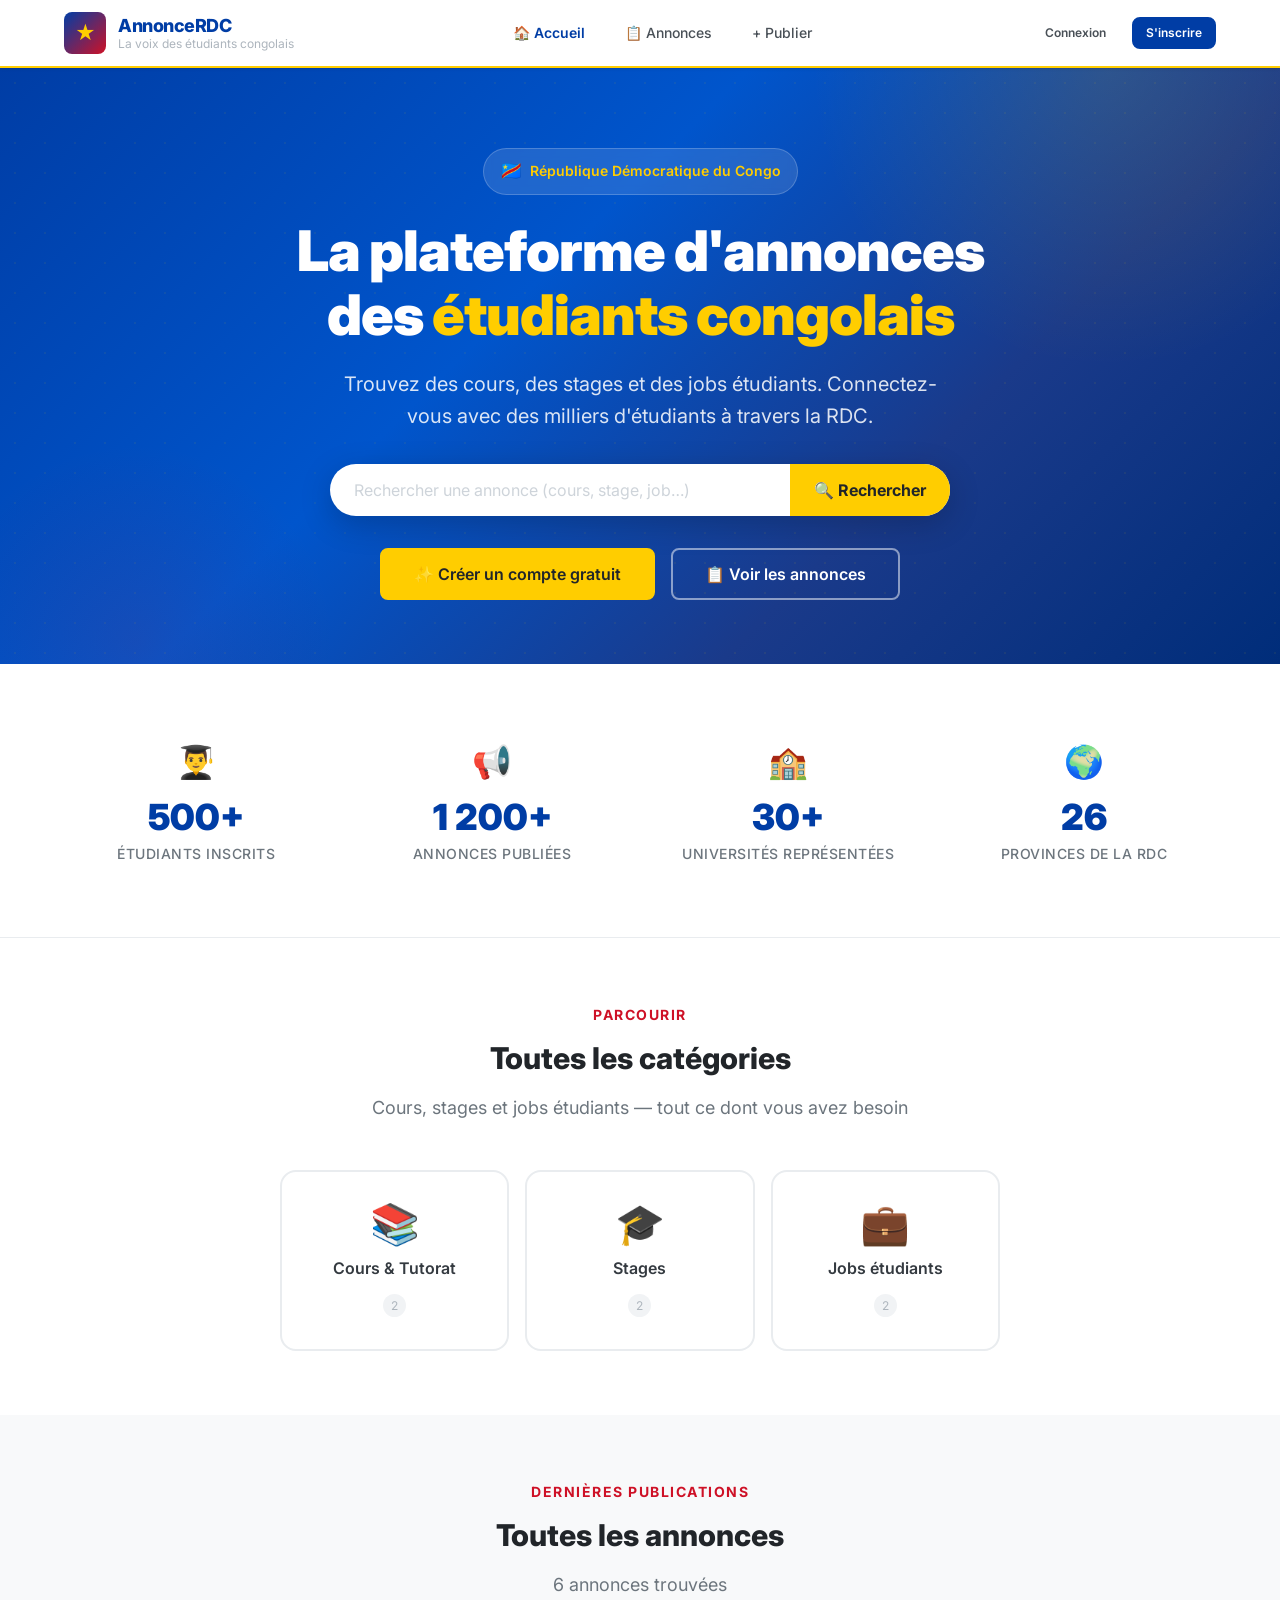
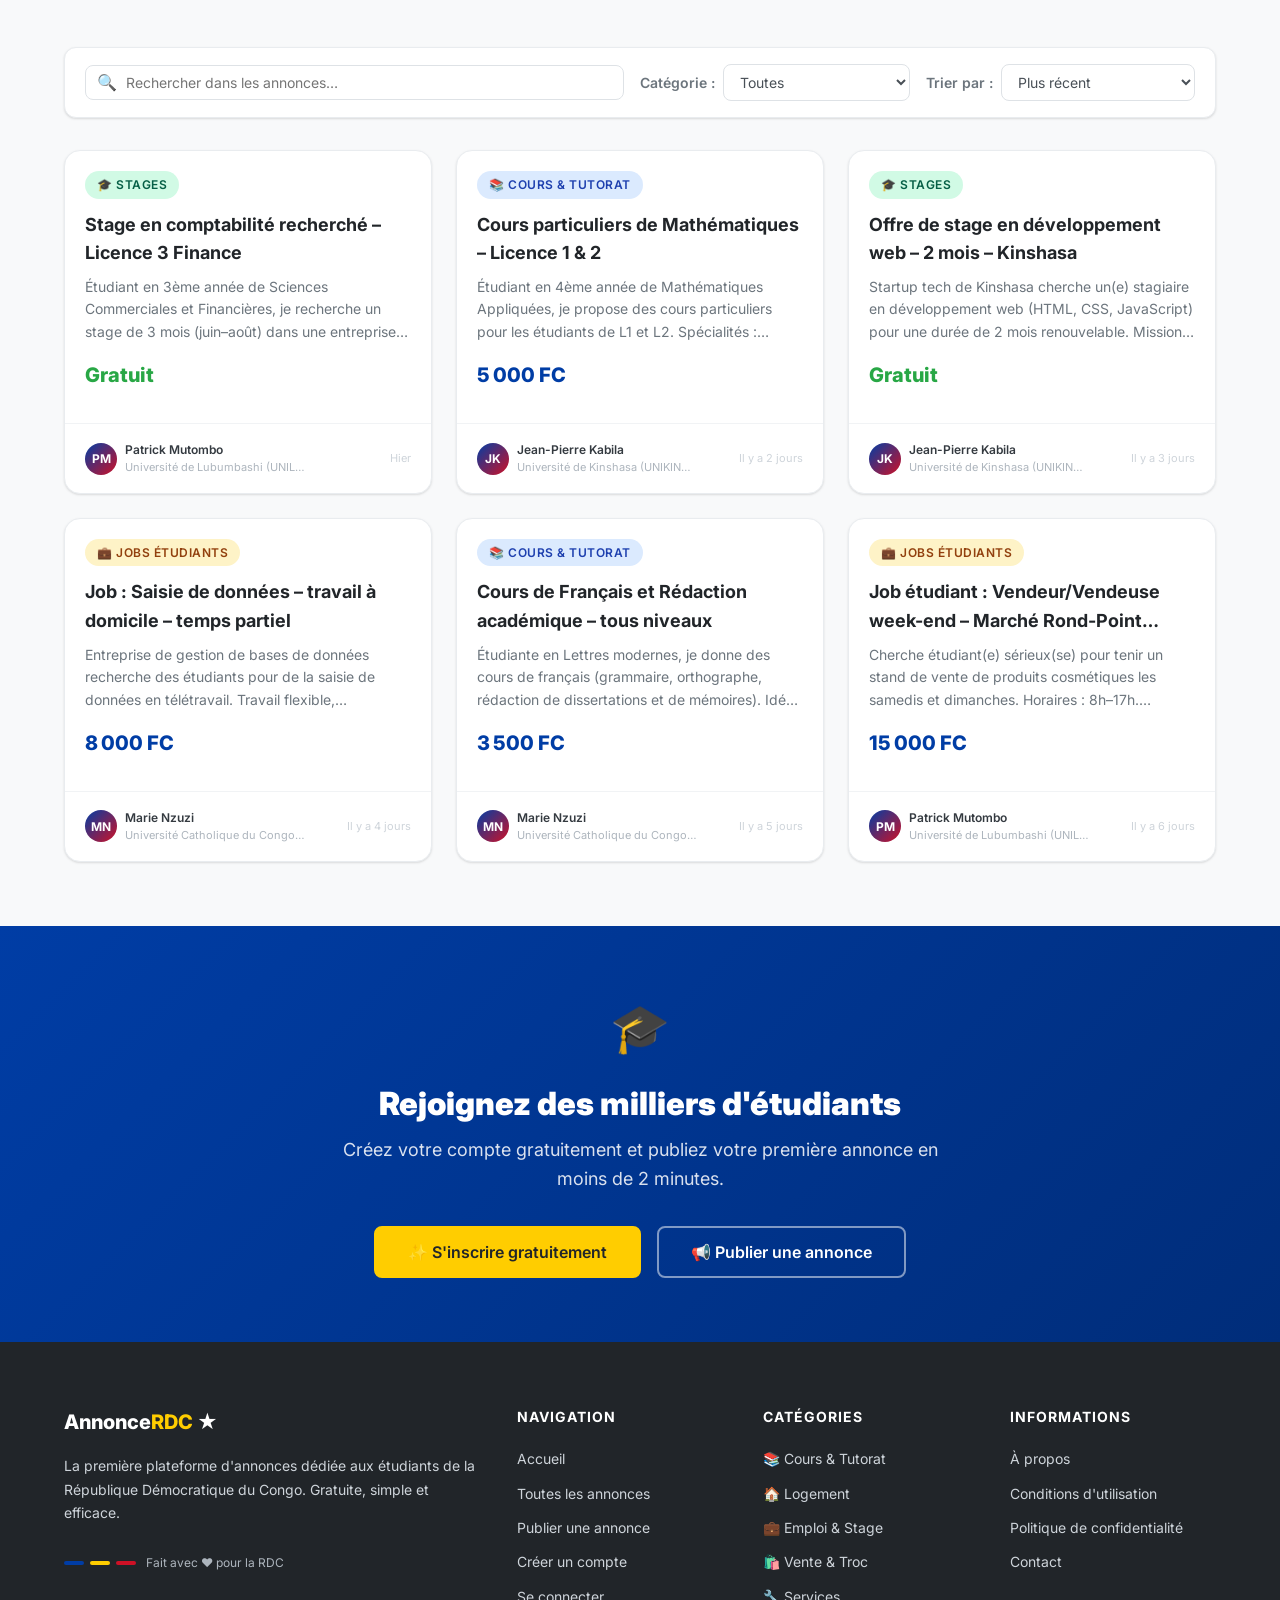
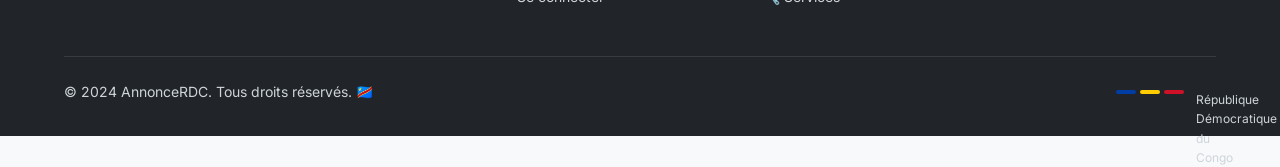
<file: index.html>
<!DOCTYPE html>
<!--
  index.html — Page d'accueil
  ============================================================
  La page d'accueil de la plateforme d'annonces étudiantes RDC.
  
  Sections :
  1. Navbar — barre de navigation fixe
  2. Hero — section principale avec barre de recherche
  3. Stats — chiffres clés de la plateforme
  4. Catégories — navigation par catégorie
  5. Annonces — grille des annonces avec filtres
  6. Footer — pied de page
  
  Scripts :
  - main.js : fonctions utilitaires partagées
  - annonces.js : logique d'affichage et de filtrage
  ============================================================
-->
<html lang="fr">
<head>
  <meta charset="UTF-8" />
  <meta name="viewport" content="width=device-width, initial-scale=1.0" />
  <title>AnnonceRDC — La plateforme des étudiants congolais</title>
  <meta name="description" content="Plateforme d'annonces dédiée aux étudiants de la République Démocratique du Congo. Cours, logements, emplois, services et bien plus." />
  
  <!-- Polices Google Fonts — Inter pour un design moderne -->
  <link rel="preconnect" href="https://fonts.googleapis.com">
  <link rel="preconnect" href="https://fonts.gstatic.com" crossorigin>
  <link href="https://fonts.googleapis.com/css2?family=Inter:wght@400;500;600;700;800;900&display=swap" rel="stylesheet">
  
  <!-- Feuilles de style CSS -->
  <link rel="stylesheet" href="./css/style.css" />
</head>
<body>

  <!-- ============================================================
       NAVBAR — Barre de navigation principale
       Fixée en haut, visible sur toutes les pages.
       Adapte son contenu selon l'état de connexion.
  ============================================================ -->
  <nav class="navbar">
    <div class="container navbar-inner">
      
      <!-- Logo de la plateforme -->
      <a href="./index.html" class="navbar-brand">
        <div class="logo-icon">★</div>
        <div class="logo-text">
          <span class="brand-name">AnnonceRDC</span>
          <span class="brand-tagline">La voix des étudiants congolais</span>
        </div>
      </a>

      <!-- Liens de navigation (desktop) -->
      <div class="navbar-nav">
        <a href="./index.html" class="nav-link">🏠 Accueil</a>
        <a href="./index.html#annoncesSection" class="nav-link">📋 Annonces</a>
        <a href="./annonce.html" class="nav-link">+ Publier</a>
      </div>

      <!-- Boutons d'action (non connecté) -->
      <div class="navbar-actions" id="navAuthButtons">
        <a href="./login.html" class="btn btn-ghost btn-sm">Connexion</a>
        <a href="./register.html" class="btn btn-primary btn-sm">S'inscrire</a>
      </div>

      <!-- Menu utilisateur connecté (caché par défaut, affiché par JS) -->
      <div class="navbar-actions hidden" id="navUserMenu">
        <a href="./annonce.html" class="btn btn-secondary btn-sm">+ Publier</a>
        <a href="./dashboard.html" style="display:flex;align-items:center;gap:8px;text-decoration:none;color:var(--gray-700);font-size:0.875rem;font-weight:600;">
          <div style="width:32px;height:32px;border-radius:50%;background:linear-gradient(135deg,var(--primary),var(--accent));display:flex;align-items:center;justify-content:center;color:white;font-size:12px;font-weight:700;" id="navAvatar">?</div>
          <span id="navUserName">Mon compte</span>
        </a>
      </div>

      <!-- Bouton hamburger (mobile) -->
      <button class="navbar-toggle" id="navToggle" aria-label="Menu">
        <span></span>
        <span></span>
        <span></span>
      </button>
    </div>
  </nav>

  <!-- Menu mobile déroulant -->
  <div class="navbar-mobile" id="mobileMenu">
    <a href="./index.html" class="nav-link">🏠 Accueil</a>
    <a href="./index.html#annoncesSection" class="nav-link">📋 Annonces</a>
    <a href="./annonce.html" class="nav-link">+ Publier une annonce</a>
    <div class="navbar-mobile-actions">
      <a href="./login.html" class="btn btn-outline btn-full">Connexion</a>
      <a href="./register.html" class="btn btn-primary btn-full">S'inscrire gratuitement</a>
    </div>
  </div>


  <!-- ============================================================
       HERO SECTION — Section principale d'accueil
       Présente la plateforme avec fond bleu inspiré du drapeau RDC.
       Contient la barre de recherche principale.
  ============================================================ -->
  <section class="hero">
    <!-- Motif de points décoratif -->
    <div class="hero-pattern"></div>
    
    <div class="container hero-content">
      
      <!-- Badge "République Démocratique du Congo" -->
      <div class="hero-badge">
        <span class="flag">🇨🇩</span>
        <span>République Démocratique du Congo</span>
      </div>
      
      <!-- Titre principal -->
      <h1 class="hero-title">
        La plateforme d'annonces<br>
        des <span class="highlight">étudiants congolais</span>
      </h1>
      
      <!-- Sous-titre descriptif -->
      <p class="hero-subtitle">
        Trouvez des cours, des stages et des jobs étudiants.
        Connectez-vous avec des milliers d'étudiants à travers la RDC.
      </p>
      
      <!-- Barre de recherche principale -->
      <div class="hero-search">
        <input 
          type="text" 
          id="heroSearchInput"
          placeholder="Rechercher une annonce (cours, stage, job…)"
          autocomplete="off"
        />
        <button id="heroSearchBtn">🔍 Rechercher</button>
      </div>
      
      <!-- Boutons d'action -->
      <div class="hero-cta">
        <a href="./register.html" class="btn btn-secondary btn-lg">
          ✨ Créer un compte gratuit
        </a>
        <a href="#annoncesSection" class="btn btn-outline-white btn-lg">
          📋 Voir les annonces
        </a>
      </div>

    </div>
  </section>


  <!-- ============================================================
       SECTION STATISTIQUES
       Chiffres clés de la plateforme (mis à jour dynamiquement).
  ============================================================ -->
  <section class="stats-section">
    <div class="container">
      <div class="stats-grid">
        
        <div class="stat-item animate-slideUp">
          <div class="stat-icon">👨‍🎓</div>
          <div class="stat-number">500+</div>
          <div class="stat-label">Étudiants inscrits</div>
        </div>
        
        <div class="stat-item animate-slideUp delay-1">
          <div class="stat-icon">📢</div>
          <div class="stat-number">1 200+</div>
          <div class="stat-label">Annonces publiées</div>
        </div>
        
        <div class="stat-item animate-slideUp delay-2">
          <div class="stat-icon">🏫</div>
          <div class="stat-number">30+</div>
          <div class="stat-label">Universités représentées</div>
        </div>
        
        <div class="stat-item animate-slideUp delay-3">
          <div class="stat-icon">🌍</div>
          <div class="stat-number">26</div>
          <div class="stat-label">Provinces de la RDC</div>
        </div>
        
      </div>
    </div>
  </section>


  <!-- ============================================================
       SECTION CATÉGORIES
       Permet de filtrer les annonces par catégorie.
       Les compteurs sont mis à jour dynamiquement par JS.
  ============================================================ -->
  <section class="section" style="background: var(--white);">
    <div class="container">
      
      <div class="section-header">
        <span class="section-eyebrow">Parcourir</span>
        <h2 class="section-title">Toutes les catégories</h2>
        <p class="section-desc">
          Cours, stages et jobs étudiants — tout ce dont vous avez besoin
        </p>
      </div>
      
      <!--
        Grille des 3 catégories — chaque carte filtre les annonces au clic.
        La plateforme est strictement limitée à : cours, stages, jobs étudiants.
      -->
      <div class="categories-grid" style="grid-template-columns: repeat(3, 1fr); max-width: 720px; margin: 0 auto;">
        
        <div class="category-card" data-categorie="cours" style="padding: var(--space-8) var(--space-6);">
          <div class="cat-icon" style="font-size: 2.5rem;">📚</div>
          <div class="cat-name" style="font-size: 1rem;">Cours & Tutorat</div>
          <div class="cat-count" data-categorie-count="cours">0</div>
        </div>
        
        <div class="category-card" data-categorie="stage" style="padding: var(--space-8) var(--space-6);">
          <div class="cat-icon" style="font-size: 2.5rem;">🎓</div>
          <div class="cat-name" style="font-size: 1rem;">Stages</div>
          <div class="cat-count" data-categorie-count="stage">0</div>
        </div>
        
        <div class="category-card" data-categorie="job" style="padding: var(--space-8) var(--space-6);">
          <div class="cat-icon" style="font-size: 2.5rem;">💼</div>
          <div class="cat-name" style="font-size: 1rem;">Jobs étudiants</div>
          <div class="cat-count" data-categorie-count="job">0</div>
        </div>
        
      </div>
    </div>
  </section>


  <!-- ============================================================
       SECTION ANNONCES
       Grille principale des annonces avec barre de filtres.
       Les annonces sont chargées depuis le localStorage par JS.
  ============================================================ -->
  <section class="section" id="annoncesSection">
    <div class="container">
      
      <div class="section-header">
        <span class="section-eyebrow">Dernières publications</span>
        <h2 class="section-title">Toutes les annonces</h2>
        <p class="section-desc" id="annoncesCount">Chargement…</p>
      </div>

      <!-- Barre de filtres -->
      <div class="filters-bar">
        
        <!-- Recherche textuelle -->
        <div class="search-input-wrapper" style="flex:2;">
          <span class="search-icon">🔍</span>
          <input 
            type="search"
            id="filtreRecherche"
            placeholder="Rechercher dans les annonces…"
            autocomplete="off"
          />
        </div>
        
        <!-- Filtre par catégorie — 3 catégories uniquement -->
        <div class="filter-group">
          <label class="filter-label">Catégorie :</label>
          <select class="filter-select" id="filtreCategorie">
            <option value="">Toutes</option>
            <option value="cours">📚 Cours & Tutorat</option>
            <option value="stage">🎓 Stages</option>
            <option value="job">💼 Jobs étudiants</option>
          </select>
        </div>
        
        <!-- Tri -->
        <div class="filter-group">
          <label class="filter-label">Trier par :</label>
          <select class="filter-select" id="filtreTri">
            <option value="recent">Plus récent</option>
            <option value="ancien">Plus ancien</option>
            <option value="prix_asc">Prix croissant</option>
            <option value="prix_desc">Prix décroissant</option>
          </select>
        </div>
        
      </div>

      <!-- Grille des annonces — remplie dynamiquement par annonces.js -->
      <div class="annonces-grid" id="annoncesGrid">
        <!-- Les cartes d'annonces sont générées par JavaScript -->
        <div style="grid-column:1/-1;text-align:center;padding:48px;color:var(--gray-400);">
          <div class="spinner"></div>
          <p style="margin-top:12px;">Chargement des annonces…</p>
        </div>
      </div>

    </div>
  </section>


  <!-- ============================================================
       SECTION CTA — Appel à l'action
       Encourage les visiteurs à créer un compte.
  ============================================================ -->
  <section style="background: linear-gradient(135deg, var(--primary) 0%, var(--primary-dark) 100%); padding: var(--space-16) 0; text-align: center;">
    <div class="container">
      <div style="color: white; max-width: 600px; margin: 0 auto;">
        <div style="font-size: 3rem; margin-bottom: 16px;">🎓</div>
        <h2 style="font-size: 2rem; font-weight: 900; color: white; margin-bottom: 12px;">
          Rejoignez des milliers d'étudiants
        </h2>
        <p style="font-size: 1.125rem; color: rgba(255,255,255,0.85); margin-bottom: 32px;">
          Créez votre compte gratuitement et publiez votre première annonce en moins de 2 minutes.
        </p>
        <div style="display: flex; gap: 16px; justify-content: center; flex-wrap: wrap;">
          <a href="./register.html" class="btn btn-secondary btn-lg">
            ✨ S'inscrire gratuitement
          </a>
          <a href="./annonce.html" class="btn btn-outline-white btn-lg">
            📢 Publier une annonce
          </a>
        </div>
      </div>
    </div>
  </section>


  <!-- ============================================================
       FOOTER — Pied de page
  ============================================================ -->
  <footer class="footer">
    <div class="container">
      
      <div class="footer-grid">
        
        <!-- Description de la plateforme -->
        <div class="footer-brand">
          <div class="footer-logo">
            Annonce<span>RDC</span> ★
          </div>
          <p>
            La première plateforme d'annonces dédiée aux étudiants 
            de la République Démocratique du Congo. Gratuite, simple et efficace.
          </p>
          <!-- Bande aux couleurs du drapeau RDC -->
          <div class="footer-social">
            <div style="display:flex;align-items:center;gap:6px;margin-top:4px;">
              <div style="width:20px;height:4px;background:var(--primary);border-radius:2px;"></div>
              <div style="width:20px;height:4px;background:var(--secondary);border-radius:2px;"></div>
              <div style="width:20px;height:4px;background:var(--accent);border-radius:2px;"></div>
              <span style="font-size:0.75rem;color:var(--gray-500);margin-left:4px;">Fait avec ❤️ pour la RDC</span>
            </div>
          </div>
        </div>
        
        <!-- Liens rapides -->
        <div>
          <div class="footer-heading">Navigation</div>
          <div class="footer-links">
            <a href="./index.html">Accueil</a>
            <a href="./index.html#annoncesSection">Toutes les annonces</a>
            <a href="./annonce.html">Publier une annonce</a>
            <a href="./register.html">Créer un compte</a>
            <a href="./login.html">Se connecter</a>
          </div>
        </div>
        
        <!-- Catégories -->
        <div>
          <div class="footer-heading">Catégories</div>
          <div class="footer-links">
            <a href="./index.html">📚 Cours & Tutorat</a>
            <a href="./index.html">🏠 Logement</a>
            <a href="./index.html">💼 Emploi & Stage</a>
            <a href="./index.html">🛍️ Vente & Troc</a>
            <a href="./index.html">🔧 Services</a>
          </div>
        </div>
        
        <!-- Informations -->
        <div>
          <div class="footer-heading">Informations</div>
          <div class="footer-links">
            <a href="#">À propos</a>
            <a href="#">Conditions d'utilisation</a>
            <a href="#">Politique de confidentialité</a>
            <a href="#">Contact</a>
          </div>
        </div>
        
      </div>
      
      <!-- Bande de copyright -->
      <div class="footer-bottom">
        <div>
          © 2024 AnnonceRDC. Tous droits réservés. 🇨🇩
        </div>
        <div class="flag-strip">
          <span class="blue"></span>
          <span class="yellow"></span>
          <span class="red"></span>
          <span style="margin-left:8px;font-size:0.75rem;">République Démocratique du Congo</span>
        </div>
      </div>
      
    </div>
  </footer>


  <!-- ============================================================
       SCRIPTS JavaScript
       main.js doit être chargé EN PREMIER car les autres en dépendent.
  ============================================================ -->
  <script src="./js/main.js"></script>
  <script src="./js/annonces.js"></script>

</body>
</html>
</file>
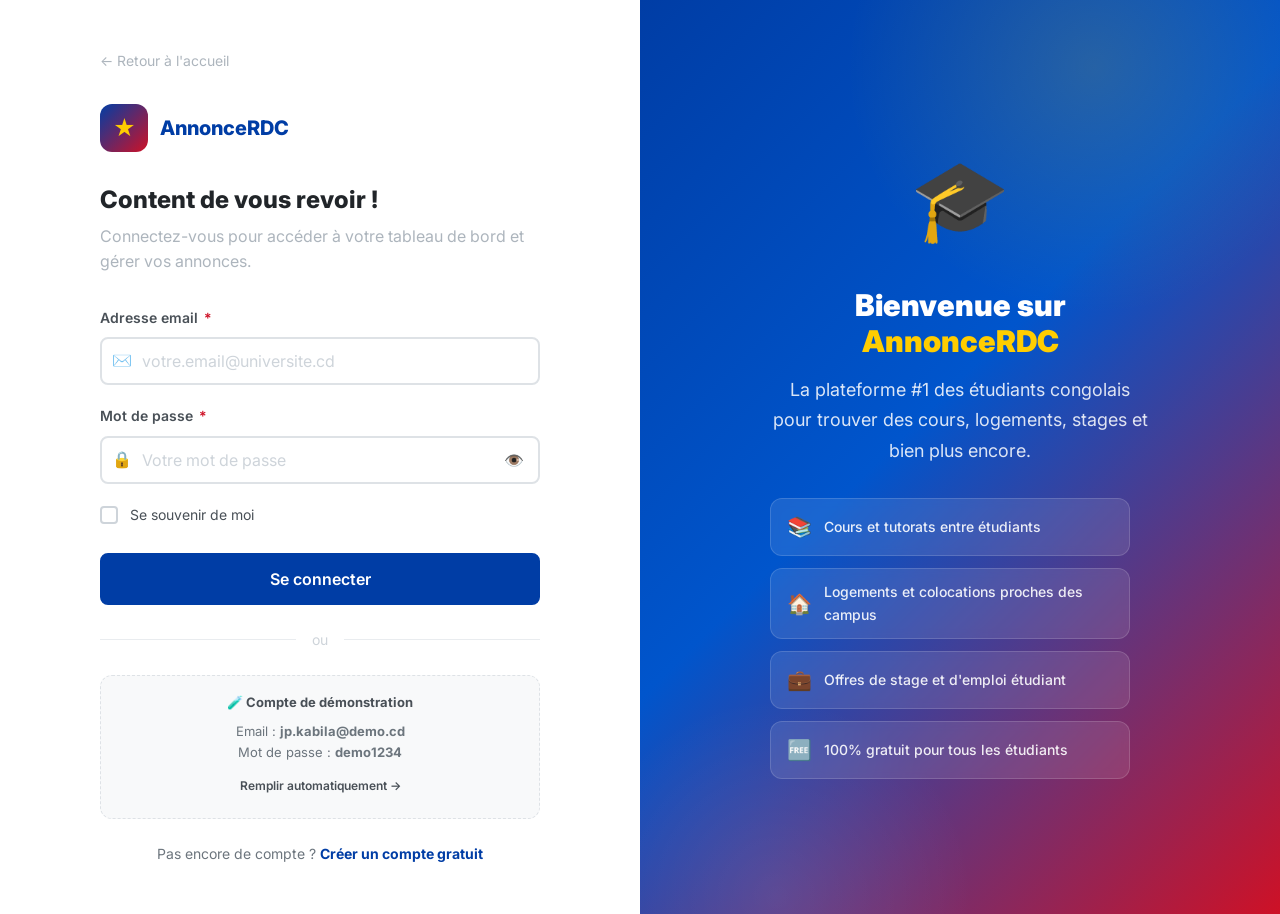
<file: annonce.html>
<!DOCTYPE html>
<!--
  annonce.html — Publication, modification et détail d'annonce
  ============================================================
  Cette page sert trois modes selon les paramètres URL :
  
  1. Mode PUBLICATION  : ?           → formulaire vide (connecté requis)
  2. Mode MODIFICATION : ?edit=<id>  → formulaire pré-rempli (propriétaire requis)
  3. Mode DÉTAIL       : ?id=<id>    → vue lecture d'une annonce
  
  Scripts : main.js, annonces.js
  ============================================================
-->
<html lang="fr">
<head>
  <meta charset="UTF-8" />
  <meta name="viewport" content="width=device-width, initial-scale=1.0" />
  <title>Annonce — AnnonceRDC</title>
  
  <link rel="preconnect" href="https://fonts.googleapis.com">
  <link rel="preconnect" href="https://fonts.gstatic.com" crossorigin>
  <link href="https://fonts.googleapis.com/css2?family=Inter:wght@400;500;600;700;800;900&display=swap" rel="stylesheet">
  
  <link rel="stylesheet" href="./css/style.css" />
  <link rel="stylesheet" href="./css/forms.css" />

  <style>
    /* Styles spécifiques à cette page */
    .page-content {
      margin-top: var(--navbar-height);
      min-height: calc(100vh - var(--navbar-height));
      background: var(--gray-50);
      padding: var(--space-10) 0;
    }

    /* Barre de navigation dans la page */
    .page-breadcrumb {
      display: flex;
      align-items: center;
      gap: var(--space-2);
      font-size: var(--font-size-sm);
      color: var(--gray-500);
      margin-bottom: var(--space-6);
    }

    .page-breadcrumb a {
      color: var(--gray-500);
    }

    .page-breadcrumb a:hover {
      color: var(--primary);
    }

    .page-breadcrumb .sep {
      color: var(--gray-300);
    }
  </style>
</head>
<body>

  <!-- Navbar -->
  <nav class="navbar">
    <div class="container navbar-inner">
      
      <a href="./index.html" class="navbar-brand">
        <div class="logo-icon">★</div>
        <div class="logo-text">
          <span class="brand-name">AnnonceRDC</span>
          <span class="brand-tagline">La voix des étudiants congolais</span>
        </div>
      </a>

      <div class="navbar-nav">
        <a href="./index.html" class="nav-link">🏠 Accueil</a>
        <a href="./index.html#annoncesSection" class="nav-link">📋 Annonces</a>
      </div>

      <div class="navbar-actions" id="navAuthButtons">
        <a href="./login.html" class="btn btn-ghost btn-sm">Connexion</a>
        <a href="./register.html" class="btn btn-primary btn-sm">S'inscrire</a>
      </div>

      <div class="navbar-actions hidden" id="navUserMenu">
        <a href="./dashboard.html" style="display:flex;align-items:center;gap:8px;text-decoration:none;color:var(--gray-700);font-size:0.875rem;font-weight:600;">
          <div style="width:32px;height:32px;border-radius:50%;background:linear-gradient(135deg,var(--primary),var(--accent));display:flex;align-items:center;justify-content:center;color:white;font-size:12px;font-weight:700;" id="navAvatar">?</div>
          <span id="navUserName">Mon compte</span>
        </a>
        <button class="btn btn-ghost btn-sm" data-action="logout">Déconnexion</button>
      </div>

      <button class="navbar-toggle" id="navToggle" aria-label="Menu">
        <span></span><span></span><span></span>
      </button>
    </div>
  </nav>

  <div class="navbar-mobile" id="mobileMenu">
    <a href="./index.html" class="nav-link">🏠 Accueil</a>
    <a href="./index.html#annoncesSection" class="nav-link">📋 Annonces</a>
    <div class="navbar-mobile-actions">
      <a href="./login.html" class="btn btn-outline btn-full">Connexion</a>
      <a href="./register.html" class="btn btn-primary btn-full">S'inscrire</a>
    </div>
  </div>


  <!-- ============================================================
       CONTENU PRINCIPAL — Chargé dynamiquement par annonces.js
       selon le mode détecté (publication, édition ou consultation).
  ============================================================ -->
  <div class="page-content">
    <div class="container">

      <!-- Fil d'Ariane (breadcrumb) -->
      <div class="page-breadcrumb">
        <a href="./index.html">🏠 Accueil</a>
        <span class="sep">›</span>
        <a href="./index.html#annoncesSection">Annonces</a>
        <span class="sep">›</span>
        <span id="breadcrumbCurrent">Détail</span>
      </div>


      <!-- ============================================================
           MODE DÉTAIL D'ANNONCE (?id=...)
           Affiché quand l'URL contient ?id=xxx
           Rempli dynamiquement par annonces.js → afficherDetailAnnonce()
      ============================================================ -->
      <div id="annonceDetail">
        <!-- Contenu chargé par JavaScript -->
        <div style="text-align:center;padding:80px 0;color:var(--gray-400);">
          <div class="spinner" style="margin:0 auto 16px;"></div>
          <p>Chargement de l'annonce…</p>
        </div>
      </div>


      <!-- ============================================================
           MODE FORMULAIRE (publication ou édition)
           Affiché quand l'URL NE contient PAS ?id=xxx
      ============================================================ -->
      <div id="publishSection" class="hidden">
        
        <div class="publish-card animate-slideUp">
          
          <!-- En-tête de la carte formulaire -->
          <div class="publish-card-header">
            <h1>📢 Publier une annonce</h1>
            <p>Remplissez le formulaire ci-dessous. Votre annonce sera visible immédiatement par tous les étudiants.</p>
          </div>
          
          <!-- Corps du formulaire -->
          <div class="publish-card-body">

            <!-- ============================================================
                 FORMULAIRE DE PUBLICATION D'ANNONCE
                 Soumission gérée par annonces.js → handlePublishSubmit()
            ============================================================ -->
            <form id="publishForm" novalidate>

              <!-- Titre de l'annonce -->
              <div class="form-group">
                <label class="form-label" for="titre">
                  Titre de l'annonce <span class="required">*</span>
                </label>
                <input 
                  type="text"
                  id="titre"
                  name="titre"
                  class="form-control"
                  placeholder="Ex: Cours de Mathématiques pour Licence 1 — Kinshasa"
                  maxlength="100"
                  required
                />
                <span class="form-error"></span>
                <span class="form-hint">Soyez précis et descriptif. Maximum 100 caractères.</span>
              </div>

              <!-- Catégorie -->
              <div class="form-group">
                <label class="form-label" for="categorie">
                  Catégorie <span class="required">*</span>
                </label>
                <select id="categorie" name="categorie" class="form-control" required>
                  <option value="">— Choisissez une catégorie —</option>
                  <!-- Options remplies par annonces.js → populateCategorieSelect() -->
                </select>
                <span class="form-error"></span>
              </div>

              <!-- Description -->
              <div class="form-group">
                <label class="form-label" for="description">
                  Description détaillée <span class="required">*</span>
                </label>
                <textarea 
                  id="description"
                  name="description"
                  class="form-control"
                  placeholder="Décrivez votre annonce en détail : lieu, horaires, conditions, ce que vous proposez ou recherchez…"
                  rows="6"
                  minlength="20"
                  required
                ></textarea>
                <span class="form-error"></span>
                <span class="form-hint">
                  <span id="descCharCount">0</span>/1000 caractères. Minimum 20 caractères.
                </span>
              </div>

              <!-- Prix et devise sur la même ligne -->
              <div class="form-row">
                
                <!-- Prix -->
                <div class="form-group">
                  <label class="form-label" for="prix">
                    Prix
                  </label>
                  <input 
                    type="number"
                    id="prix"
                    name="prix"
                    class="form-control"
                    placeholder="0"
                    min="0"
                    step="any"
                  />
                  <span class="form-hint">Laissez 0 si c'est gratuit.</span>
                </div>

                <!-- Devise -->
                <div class="form-group">
                  <label class="form-label" for="devise">
                    Devise
                  </label>
                  <select id="devise" name="devise" class="form-control">
                    <option value="FC">FC — Franc Congolais</option>
                    <option value="USD">USD — Dollar américain</option>
                    <option value="EUR">EUR — Euro</option>
                  </select>
                </div>

              </div>

              <!-- Contact -->
              <div class="form-group">
                <label class="form-label" for="contact">
                  Contact <span class="required">*</span>
                </label>
                <input 
                  type="text"
                  id="contact"
                  name="contact"
                  class="form-control"
                  placeholder="Ex: +243 81 234 5678 ou votre.email@exemple.cd"
                  required
                />
                <span class="form-error"></span>
                <span class="form-hint">Numéro de téléphone ou email pour que les intéressés vous contactent directement.</span>
              </div>

              <!-- Boutons d'action -->
              <div style="display:flex;gap:12px;flex-wrap:wrap;margin-top:24px;">
                <button 
                  type="submit"
                  id="submitPublishBtn"
                  class="btn btn-primary btn-lg"
                  style="flex:1;min-width:200px;"
                >
                  📢 Publier l'annonce
                </button>
                <a href="./dashboard.html" class="btn btn-ghost btn-lg">
                  Annuler
                </a>
              </div>

            </form>

          </div>
        </div>

        <!-- Info sur la visibilité -->
        <div style="max-width:780px;margin:16px auto 0;display:flex;align-items:flex-start;gap:12px;background:var(--primary-light);border:1px solid rgba(0,61,165,0.15);border-radius:var(--radius-lg);padding:16px;">
          <span style="font-size:1.25rem;flex-shrink:0;">ℹ️</span>
          <div style="font-size:0.875rem;color:var(--primary);">
            <strong>Votre annonce sera visible immédiatement</strong> après publication. 
            Elle apparaîtra sur la page d'accueil et pourra être trouvée via la recherche.
            Vous pourrez la modifier ou la supprimer à tout moment depuis votre tableau de bord.
          </div>
        </div>

      </div>

    </div>
  </div>


  <script src="./js/main.js"></script>
  <script src="./js/annonces.js"></script>

  <script>
    /**
     * Détecter le mode au chargement et adapter l'affichage.
     * Ce script court s'exécute après le chargement du DOM.
     */
    document.addEventListener('DOMContentLoaded', () => {
      const params = new URLSearchParams(window.location.search);
      const viewId = params.get('id');
      const editId = params.get('edit');

      if (viewId) {
        // MODE DÉTAIL — afficher les infos de l'annonce
        document.getElementById('breadcrumbCurrent').textContent = 'Détail de l\'annonce';
        document.getElementById('publishSection').classList.add('hidden');
        document.getElementById('annonceDetail').classList.remove('hidden');
        document.title = 'Annonce — AnnonceRDC';
      } else {
        // MODE FORMULAIRE — publication ou édition
        document.getElementById('annonceDetail').classList.add('hidden');
        document.getElementById('publishSection').classList.remove('hidden');

        if (editId) {
          document.getElementById('breadcrumbCurrent').textContent = 'Modifier l\'annonce';
          document.title = 'Modifier l\'annonce — AnnonceRDC';
        } else {
          document.getElementById('breadcrumbCurrent').textContent = 'Publier une annonce';
          document.title = 'Publier une annonce — AnnonceRDC';
        }
      }
    });
  </script>

</body>
</html>
</file>
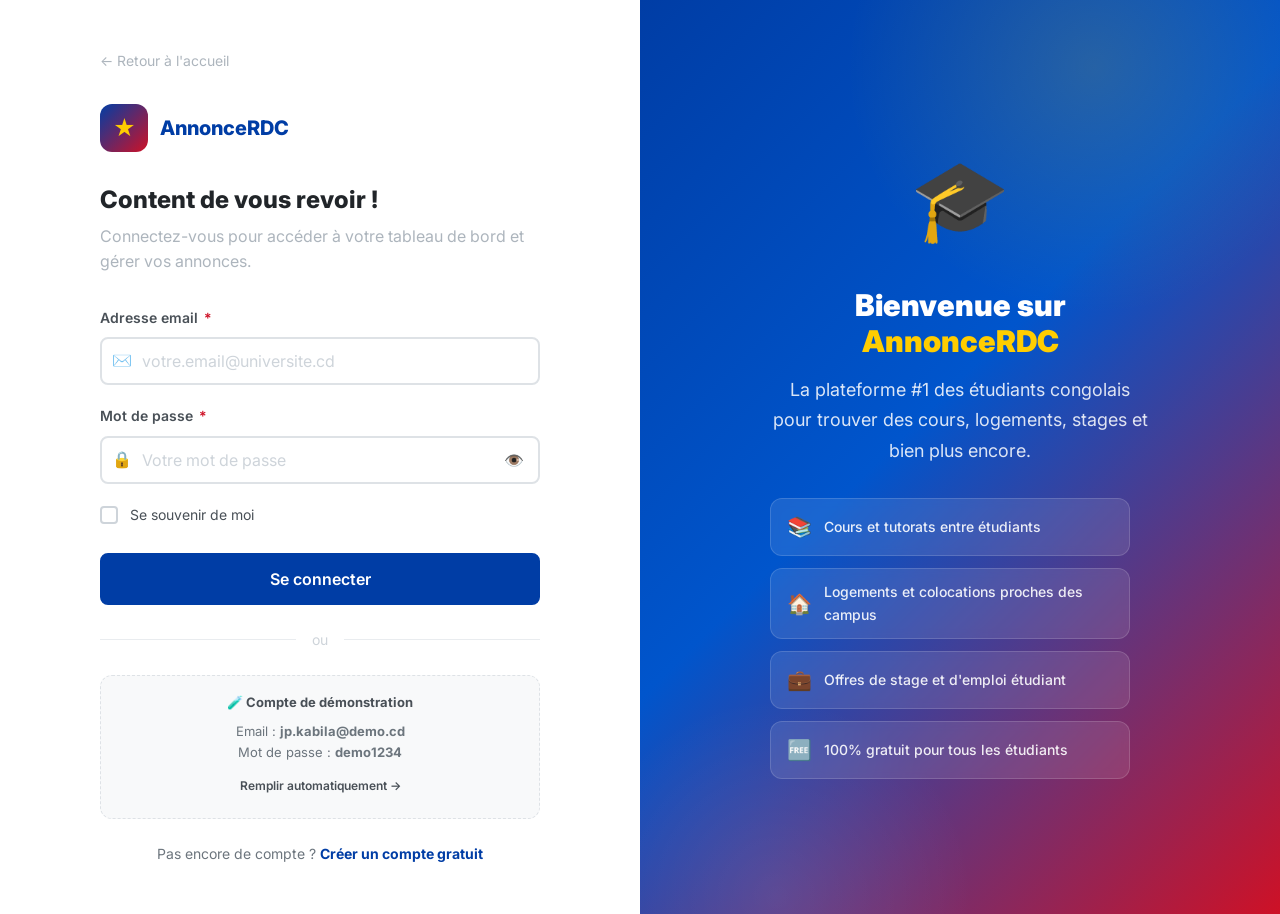
<file: dashboard.html>
<!DOCTYPE html>
<!--
  dashboard.html — Tableau de bord étudiant
  ============================================================
  Page principale de l'espace personnel de l'étudiant connecté.
  
  Sections :
  - Sidebar : navigation latérale + profil rapide
  - Vue d'ensemble : stats + annonces récentes + publication rapide
  - Mes annonces : tableau complet avec actions modifier/supprimer
  
  Protégé : redirige vers login.html si non connecté.
  Scripts : main.js, annonces.js, dashboard.js
  ============================================================
-->
<html lang="fr">
<head>
  <meta charset="UTF-8" />
  <meta name="viewport" content="width=device-width, initial-scale=1.0" />
  <title>Tableau de bord — AnnonceRDC</title>
  
  <link rel="preconnect" href="https://fonts.googleapis.com">
  <link rel="preconnect" href="https://fonts.gstatic.com" crossorigin>
  <link href="https://fonts.googleapis.com/css2?family=Inter:wght@400;500;600;700;800;900&display=swap" rel="stylesheet">
  
  <link rel="stylesheet" href="./css/style.css" />
  <link rel="stylesheet" href="./css/dashboard.css" />
</head>
<body>

  <!-- Navbar simplifiée pour le dashboard -->
  <nav class="navbar">
    <div class="container navbar-inner">
      
      <a href="./index.html" class="navbar-brand">
        <div class="logo-icon">★</div>
        <div class="logo-text">
          <span class="brand-name">AnnonceRDC</span>
          <span class="brand-tagline">La voix des étudiants congolais</span>
        </div>
      </a>

      <div class="navbar-nav">
        <a href="./index.html" class="nav-link">🏠 Accueil</a>
        <a href="./annonce.html" class="nav-link">+ Publier</a>
      </div>

      <div class="navbar-actions">
        <a href="./profil.html" style="display:flex;align-items:center;gap:8px;text-decoration:none;color:var(--gray-700);font-size:0.875rem;font-weight:600;">
          <div style="width:32px;height:32px;border-radius:50%;background:linear-gradient(135deg,var(--primary),var(--accent));display:flex;align-items:center;justify-content:center;color:white;font-size:12px;font-weight:700;" id="navAvatar">?</div>
          <span id="navUserName">Mon profil</span>
        </a>
        <button class="btn btn-ghost btn-sm" data-action="logout">Déconnexion</button>
      </div>

      <button class="navbar-toggle" id="navToggle" aria-label="Menu">
        <span></span><span></span><span></span>
      </button>
    </div>
  </nav>

  <!-- Navigation mobile par onglets -->
  <div class="mobile-nav-tabs">
    <ul>
      <li><a href="#" data-section="vue-ensemble" class="active">📊 Tableau de bord</a></li>
      <li><a href="#" data-section="mes-annonces">📋 Mes annonces</a></li>
      <li><a href="./annonce.html">+ Publier</a></li>
      <li><a href="./profil.html">👤 Profil</a></li>
    </ul>
  </div>


  <!-- ============================================================
       LAYOUT PRINCIPAL DU DASHBOARD
       Sidebar à gauche + contenu principal à droite
  ============================================================ -->
  <div class="dashboard-layout">

    <!-- ============================================================
         SIDEBAR — Navigation latérale
    ============================================================ -->
    <aside class="sidebar">

      <!-- Profil de l'utilisateur dans la sidebar -->
      <div class="sidebar-profile">
        <div class="sidebar-avatar" id="sidebarAvatar">?</div>
        <div class="sidebar-user-name" id="sidebarUserName">Chargement…</div>
        <div class="sidebar-user-info" id="sidebarUserInfo"></div>
      </div>

      <!-- Navigation principale -->
      <nav class="sidebar-nav">
        
        <div class="sidebar-section-title">Principal</div>
        
        <a href="#" class="sidebar-link active" data-section="vue-ensemble">
          <span class="sidebar-link-icon">📊</span>
          Vue d'ensemble
        </a>
        
        <a href="#" class="sidebar-link" data-section="mes-annonces">
          <span class="sidebar-link-icon">📋</span>
          Mes annonces
          <span class="sidebar-badge" id="sidebarAnnoncesBadge">0</span>
        </a>

        <div class="sidebar-section-title">Actions</div>
        
        <a href="./annonce.html" class="sidebar-link">
          <span class="sidebar-link-icon">✏️</span>
          Publier une annonce
        </a>

        <a href="./index.html" class="sidebar-link">
          <span class="sidebar-link-icon">🔍</span>
          Parcourir les annonces
        </a>

        <div class="sidebar-section-title">Compte</div>
        
        <a href="./profil.html" class="sidebar-link">
          <span class="sidebar-link-icon">👤</span>
          Mon profil
        </a>

      </nav>

      <!-- Bas de la sidebar — bouton de déconnexion -->
      <div class="sidebar-footer">
        <button class="sidebar-logout" data-action="logout">
          <span style="font-style:normal;">🚪</span>
          Se déconnecter
        </button>
      </div>

    </aside>


    <!-- ============================================================
         CONTENU PRINCIPAL DU DASHBOARD
    ============================================================ -->
    <main class="dashboard-main">

      <!-- En-tête de bienvenue -->
      <div class="dashboard-header">
        <div>
          <h1 class="dashboard-greeting">
            Bonjour, <span id="dashboardGreetingName">…</span> 👋
          </h1>
          <p class="dashboard-date" id="dashboardDate"></p>
        </div>
        <a href="./annonce.html" class="btn btn-primary">
          + Publier une annonce
        </a>
      </div>


      <!-- ============================================================
           SECTION : VUE D'ENSEMBLE
      ============================================================ -->
      <div class="dashboard-section active" id="section-vue-ensemble">

        <!-- Cartes de statistiques -->
        <div class="stats-cards">

          <div class="stat-card">
            <div class="stat-card-icon blue">📋</div>
            <div class="stat-card-info">
              <div class="stat-card-value" id="statMesAnnonces">0</div>
              <div class="stat-card-label">Mes annonces</div>
            </div>
          </div>

          <div class="stat-card">
            <div class="stat-card-icon yellow">📢</div>
            <div class="stat-card-info">
              <div class="stat-card-value" id="statTotalAnnonces">0</div>
              <div class="stat-card-label">Total sur la plateforme</div>
            </div>
          </div>

          <div class="stat-card">
            <div class="stat-card-icon green">📅</div>
            <div class="stat-card-info">
              <div class="stat-card-value" id="statCeMois">0</div>
              <div class="stat-card-label">Publiées ce mois</div>
            </div>
          </div>

          <div class="stat-card">
            <div class="stat-card-icon red">🏷️</div>
            <div class="stat-card-info">
              <div class="stat-card-value" id="statCategories">0</div>
              <div class="stat-card-label">Catégories utilisées</div>
            </div>
          </div>

        </div>

        <!-- Contenu en deux colonnes -->
        <div class="dashboard-content">

          <!-- Colonne principale : annonces récentes -->
          <div>
            <div class="content-block">
              <div class="content-block-header">
                <h2 class="content-block-title">Mes annonces récentes</h2>
                <a href="#" class="btn btn-ghost btn-sm" data-section="mes-annonces">
                  Voir tout →
                </a>
              </div>
              <div class="content-block-body">
                <div class="annonces-table-wrapper">
                  <table class="annonces-table">
                    <thead>
                      <tr>
                        <th>Titre</th>
                        <th>Catégorie</th>
                        <th>Prix</th>
                        <th>Date</th>
                        <th>Actions</th>
                      </tr>
                    </thead>
                    <tbody id="annoncesTableBody">
                      <!-- Rempli par dashboard.js -->
                      <tr>
                        <td colspan="5" style="text-align:center;padding:32px;color:var(--gray-400);">
                          <div class="spinner" style="margin:0 auto 12px;"></div>
                          <div>Chargement…</div>
                        </td>
                      </tr>
                    </tbody>
                  </table>
                </div>
              </div>
            </div>
          </div>

          <!-- Colonne latérale : publication rapide + profil -->
          <div class="dashboard-sidebar-panel">

            <!-- Carte de publication rapide -->
            <div class="quick-publish">
              <div class="publish-icon">📢</div>
              <h3>Publier une annonce</h3>
              <p>Partagez vos offres avec des milliers d'étudiants congolais en quelques clics.</p>
              <a href="./annonce.html" class="btn btn-secondary btn-full">
                + Nouvelle annonce
              </a>
            </div>

            <!-- Carte de profil rapide -->
            <div class="profile-quick-card">
              <div class="profile-quick-avatar" id="profileQuickAvatar">?</div>
              <div class="profile-quick-name" id="profileQuickName">…</div>
              <div class="profile-quick-university" id="profileQuickUniversity"></div>
              <div style="font-size:0.8125rem;color:var(--gray-400);" id="profileQuickYear"></div>
              
              <div class="profile-quick-stats">
                <div class="profile-quick-stat">
                  <div class="pqs-value" id="profileStatAnnonces">0</div>
                  <div class="pqs-label">Annonces</div>
                </div>
                <div class="profile-quick-stat">
                  <div class="pqs-value" id="profileStatMois">0</div>
                  <div class="pqs-label">Ce mois</div>
                </div>
              </div>

              <a href="./profil.html" class="btn btn-outline btn-full btn-sm" style="margin-top:16px;">
                ✏️ Modifier mon profil
              </a>
            </div>

          </div>

        </div>
      </div>


      <!-- ============================================================
           SECTION : MES ANNONCES
           Vue complète avec tableau + grille de cartes
      ============================================================ -->
      <div class="dashboard-section" id="section-mes-annonces">

        <div class="section-page-header">
          <h2 class="section-page-title">📋 Mes annonces</h2>
          <a href="./annonce.html" class="btn btn-primary">+ Publier une annonce</a>
        </div>

        <!-- Grille de cartes (alternative au tableau) -->
        <div class="annonces-grid" id="mesAnnoncesGrid" style="margin-bottom:32px;">
          <!-- Rempli par dashboard.js -->
        </div>

      </div>

    </main>

  </div>


  <script src="./js/main.js"></script>
  <script src="./js/annonces.js"></script>
  <script src="./js/dashboard.js"></script>

</body>
</html>
</file>
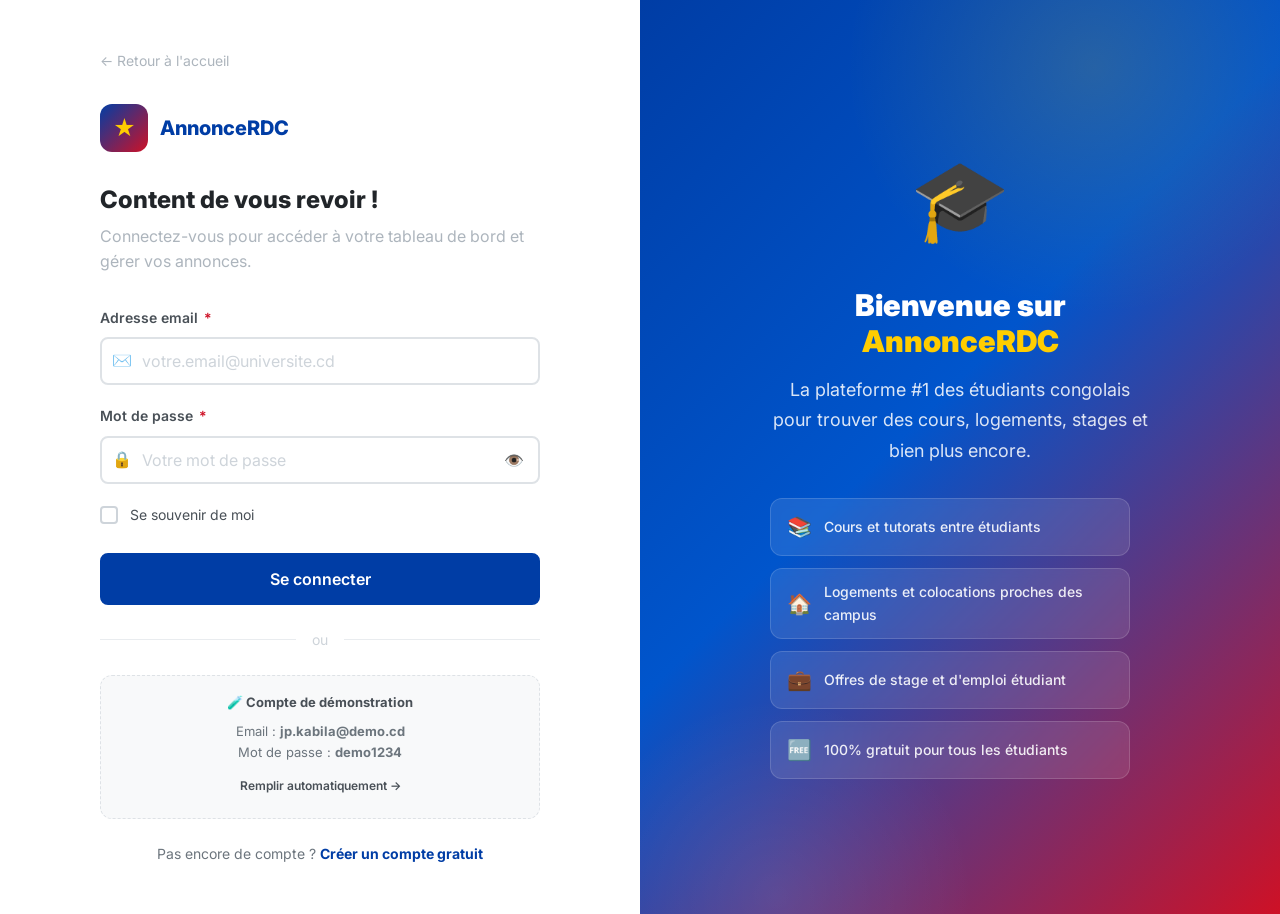
<file: login.html>
<!DOCTYPE html>
<!--
  login.html — Page de connexion
  ============================================================
  Permet à un étudiant déjà inscrit de se connecter.
  
  Fonctionnalités :
  - Formulaire email + mot de passe
  - Validation en temps réel
  - Affichage/masquage du mot de passe
  - Redirection automatique si déjà connecté
  - Lien vers la page d'inscription
  
  Scripts : main.js, auth.js
  ============================================================
-->
<html lang="fr">
<head>
  <meta charset="UTF-8" />
  <meta name="viewport" content="width=device-width, initial-scale=1.0" />
  <title>Connexion — AnnonceRDC</title>
  <meta name="description" content="Connectez-vous à votre compte AnnonceRDC pour gérer vos annonces." />
  
  <link rel="preconnect" href="https://fonts.googleapis.com">
  <link rel="preconnect" href="https://fonts.gstatic.com" crossorigin>
  <link href="https://fonts.googleapis.com/css2?family=Inter:wght@400;500;600;700;800;900&display=swap" rel="stylesheet">
  
  <link rel="stylesheet" href="./css/style.css" />
  <link rel="stylesheet" href="./css/forms.css" />
</head>
<body>

  <!-- ============================================================
       PAGE DE CONNEXION
       Layout deux colonnes : formulaire à gauche, décoration à droite
  ============================================================ -->
  <div class="auth-page">

    <!-- COLONNE GAUCHE — Formulaire de connexion -->
    <div class="auth-form-col">
      <div class="auth-box animate-fadeIn">

        <!-- Lien retour vers l'accueil -->
        <a href="./index.html" class="auth-back-link">
          ← Retour à l'accueil
        </a>

        <!-- Logo -->
        <a href="./index.html" class="auth-logo">
          <div class="logo-icon">★</div>
          <div class="logo-name">AnnonceRDC</div>
        </a>

        <!-- Titre du formulaire -->
        <h1 class="auth-title">Content de vous revoir !</h1>
        <p class="auth-subtitle">
          Connectez-vous pour accéder à votre tableau de bord et gérer vos annonces.
        </p>

        <!-- ============================================================
             FORMULAIRE DE CONNEXION
             Soumission gérée par auth.js → handleLogin()
        ============================================================ -->
        <form id="loginForm" novalidate>

          <!-- Champ Email -->
          <div class="form-group">
            <label class="form-label" for="email">
              Adresse email <span class="required">*</span>
            </label>
            <div class="input-icon-wrapper">
              <!-- Icône email -->
              <span class="input-icon">✉️</span>
              <input 
                type="email"
                id="email"
                name="email"
                class="form-control"
                placeholder="votre.email@universite.cd"
                autocomplete="email"
                required
              />
            </div>
            <!-- Le message d'erreur sera inséré ici par auth.js -->
            <span class="form-error" id="emailError"></span>
          </div>

          <!-- Champ Mot de passe -->
          <div class="form-group">
            <label class="form-label" for="password">
              Mot de passe <span class="required">*</span>
            </label>
            <div class="input-icon-wrapper" style="position:relative;">
              <!-- Icône cadenas -->
              <span class="input-icon">🔒</span>
              <input 
                type="password"
                id="password"
                name="password"
                class="form-control"
                placeholder="Votre mot de passe"
                autocomplete="current-password"
                required
              />
              <!-- Bouton afficher/masquer le mot de passe -->
              <button type="button" class="password-toggle" id="togglePassword" title="Afficher le mot de passe">
                👁️
              </button>
            </div>
            <span class="form-error" id="passwordError"></span>
          </div>

          <!-- Checkbox "Se souvenir de moi" -->
          <div class="form-group">
            <label class="form-check">
              <input type="checkbox" id="rememberMe" />
              <span class="form-check-label">Se souvenir de moi</span>
            </label>
          </div>

          <!-- Bouton de soumission -->
          <button 
            type="submit" 
            id="submitBtn"
            class="btn btn-primary btn-full btn-lg"
            style="margin-top: 8px;"
          >
            Se connecter
          </button>

        </form>

        <!-- Séparateur -->
        <div class="auth-divider">
          <span>ou</span>
        </div>

        <!-- Compte de démonstration -->
        <div style="background: var(--gray-50); border: 1px dashed var(--gray-300); border-radius: var(--radius-lg); padding: 16px; text-align: center; margin-bottom: 16px;">
          <div style="font-size: 0.8125rem; font-weight: 700; color: var(--gray-700); margin-bottom: 8px;">
            🧪 Compte de démonstration
          </div>
          <div style="font-size: 0.8125rem; color: var(--gray-600);">
            Email : <strong>jp.kabila@demo.cd</strong><br>
            Mot de passe : <strong>demo1234</strong>
          </div>
          <!-- Bouton pour remplir automatiquement les champs demo -->
          <button 
            type="button"
            class="btn btn-ghost btn-sm"
            style="margin-top: 8px; font-size: 0.75rem;"
            onclick="document.getElementById('email').value='jp.kabila@demo.cd'; document.getElementById('password').value='demo1234';"
          >
            Remplir automatiquement →
          </button>
        </div>

        <!-- Lien vers l'inscription -->
        <div class="auth-footer-link">
          Pas encore de compte ?
          <a href="./register.html">Créer un compte gratuit</a>
        </div>

      </div>
    </div>


    <!-- COLONNE DROITE — Décoration visuelle (cachée sur mobile) -->
    <div class="auth-deco-col">
      <div class="auth-deco-content">
        
        <!-- Icône principale -->
        <div class="auth-deco-icon">🎓</div>
        
        <!-- Texte de présentation -->
        <h2 class="auth-deco-title">
          Bienvenue sur<br><span>AnnonceRDC</span>
        </h2>
        <p class="auth-deco-desc">
          La plateforme #1 des étudiants congolais pour trouver 
          des cours, logements, stages et bien plus encore.
        </p>

        <!-- Liste des avantages de la plateforme -->
        <div class="auth-deco-features">
          
          <div class="auth-deco-feature">
            <span class="feat-icon">📚</span>
            <span class="feat-text">Cours et tutorats entre étudiants</span>
          </div>
          
          <div class="auth-deco-feature">
            <span class="feat-icon">🏠</span>
            <span class="feat-text">Logements et colocations proches des campus</span>
          </div>
          
          <div class="auth-deco-feature">
            <span class="feat-icon">💼</span>
            <span class="feat-text">Offres de stage et d'emploi étudiant</span>
          </div>
          
          <div class="auth-deco-feature">
            <span class="feat-icon">🆓</span>
            <span class="feat-text">100% gratuit pour tous les étudiants</span>
          </div>
          
        </div>

      </div>
    </div>

  </div>


  <!-- Scripts JavaScript — main.js avant auth.js -->
  <script src="./js/main.js"></script>
  <script src="./js/auth.js"></script>

</body>
</html>
</file>
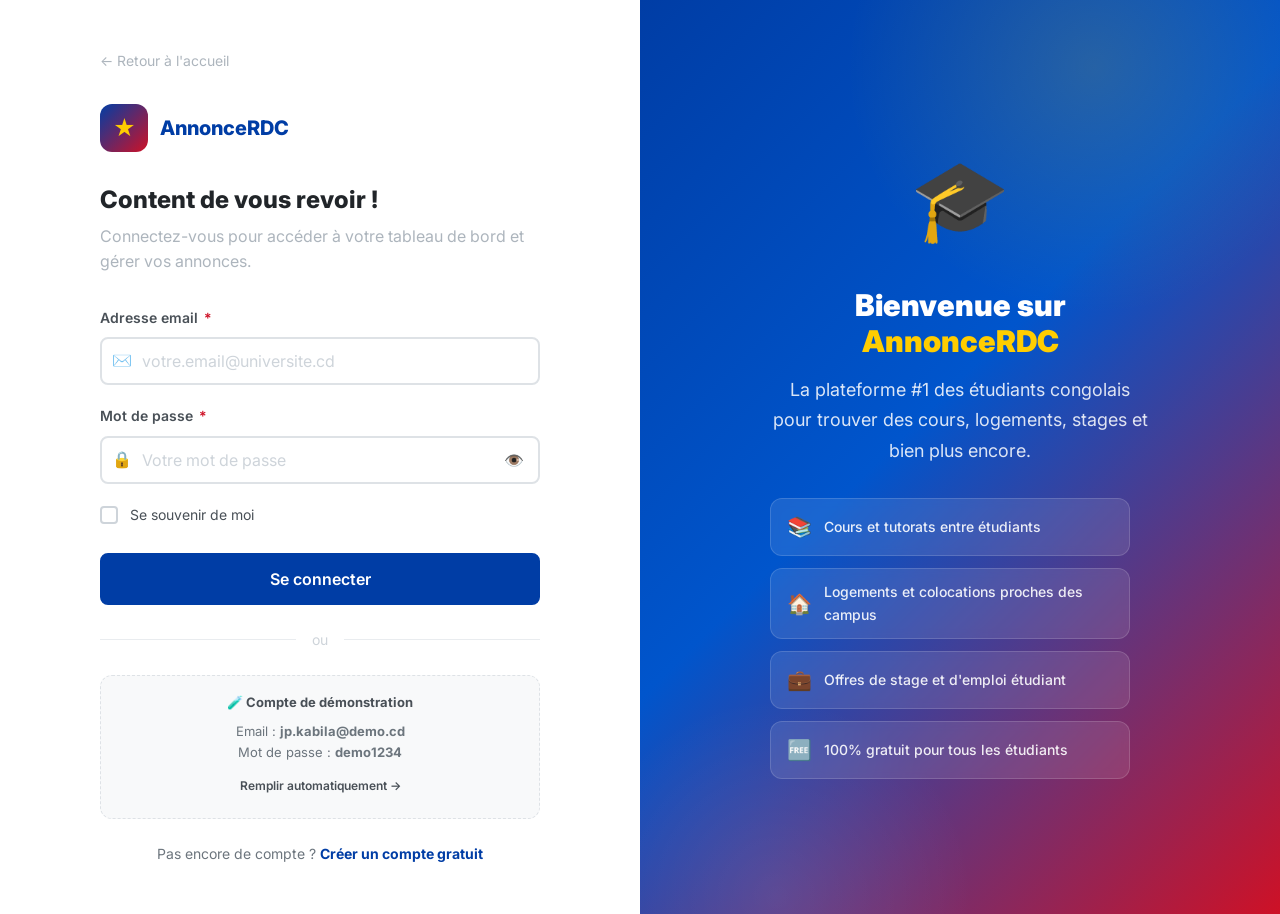
<file: profil.html>
<!DOCTYPE html>
<!--
  profil.html — Page de profil utilisateur
  ============================================================
  Permet à l'étudiant de consulter et modifier son profil.
  
  Sections / onglets :
  1. Informations personnelles (prénom, nom, email, université)
  2. Sécurité (changement de mot de passe)
  3. Mes annonces (grille des annonces publiées)
  4. Danger zone (suppression du compte)
  
  Protégé : redirige vers login.html si non connecté.
  Scripts : main.js, annonces.js, profil.js
  ============================================================
-->
<html lang="fr">
<head>
  <meta charset="UTF-8" />
  <meta name="viewport" content="width=device-width, initial-scale=1.0" />
  <title>Mon profil — AnnonceRDC</title>
  
  <link rel="preconnect" href="https://fonts.googleapis.com">
  <link rel="preconnect" href="https://fonts.gstatic.com" crossorigin>
  <link href="https://fonts.googleapis.com/css2?family=Inter:wght@400;500;600;700;800;900&display=swap" rel="stylesheet">
  
  <link rel="stylesheet" href="./css/style.css" />
  <link rel="stylesheet" href="./css/forms.css" />
  <link rel="stylesheet" href="./css/dashboard.css" />

  <style>
    /* Styles spécifiques à la page profil */
    .profil-page {
      margin-top: var(--navbar-height);
      min-height: calc(100vh - var(--navbar-height));
      background: var(--gray-50);
    }

    .profil-hero {
      background: linear-gradient(135deg, var(--primary) 0%, var(--primary-dark) 100%);
      padding: var(--space-12) 0 var(--space-16);
      text-align: center;
      color: white;
      position: relative;
    }

    .profil-hero::after {
      content: '';
      position: absolute;
      bottom: -1px;
      left: 0;
      right: 0;
      height: 40px;
      background: var(--gray-50);
      clip-path: ellipse(55% 100% at 50% 100%);
    }

    .profil-avatar-large {
      width: 96px;
      height: 96px;
      border-radius: 50%;
      background: linear-gradient(135deg, var(--secondary) 0%, #e6b800 100%);
      display: flex;
      align-items: center;
      justify-content: center;
      color: var(--primary);
      font-size: 2.5rem;
      font-weight: 900;
      margin: 0 auto var(--space-4);
      border: 4px solid rgba(255,255,255,0.3);
      box-shadow: 0 8px 24px rgba(0,0,0,0.2);
    }

    .profil-name-display {
      font-size: var(--font-size-2xl);
      font-weight: 900;
      color: white;
      margin-bottom: var(--space-2);
    }

    .profil-info-display {
      font-size: var(--font-size-sm);
      color: rgba(255,255,255,0.8);
      margin-bottom: var(--space-1);
    }

    /* Onglets du profil */
    .profil-tabs {
      display: flex;
      gap: 0;
      border-bottom: 2px solid var(--gray-200);
      background: var(--white);
      overflow-x: auto;
    }

    .profil-tab {
      padding: var(--space-4) var(--space-6);
      font-size: var(--font-size-sm);
      font-weight: 600;
      color: var(--gray-500);
      border-bottom: 3px solid transparent;
      cursor: pointer;
      white-space: nowrap;
      transition: var(--transition-fast);
      background: none;
      border-top: none;
      border-left: none;
      border-right: none;
      font-family: var(--font-family);
      margin-bottom: -2px;
    }

    .profil-tab:hover {
      color: var(--primary);
    }

    .profil-tab.active {
      color: var(--primary);
      border-bottom-color: var(--primary);
    }

    /* Panneaux des onglets */
    .profil-panel {
      display: none;
      padding: var(--space-8) 0;
    }

    .profil-panel.active {
      display: block;
      animation: fadeIn 0.3s ease;
    }

    /* Section de zone de danger */
    .danger-zone {
      background: white;
      border: 2px solid rgba(206,17,38,0.2);
      border-radius: var(--radius-xl);
      padding: var(--space-6);
      margin-top: var(--space-6);
    }

    .danger-zone-title {
      font-size: var(--font-size-base);
      font-weight: 700;
      color: var(--accent);
      margin-bottom: var(--space-3);
      display: flex;
      align-items: center;
      gap: var(--space-2);
    }

    .danger-zone-desc {
      font-size: var(--font-size-sm);
      color: var(--gray-600);
      margin-bottom: var(--space-4);
    }
  </style>
</head>
<body>

  <!-- Navbar -->
  <nav class="navbar">
    <div class="container navbar-inner">
      
      <a href="./index.html" class="navbar-brand">
        <div class="logo-icon">★</div>
        <div class="logo-text">
          <span class="brand-name">AnnonceRDC</span>
          <span class="brand-tagline">La voix des étudiants congolais</span>
        </div>
      </a>

      <div class="navbar-nav">
        <a href="./index.html" class="nav-link">🏠 Accueil</a>
        <a href="./dashboard.html" class="nav-link">📊 Dashboard</a>
        <a href="./annonce.html" class="nav-link">+ Publier</a>
      </div>

      <div class="navbar-actions hidden" id="navUserMenu">
        <div style="display:flex;align-items:center;gap:8px;font-size:0.875rem;font-weight:600;color:var(--gray-700);">
          <div style="width:32px;height:32px;border-radius:50%;background:linear-gradient(135deg,var(--primary),var(--accent));display:flex;align-items:center;justify-content:center;color:white;font-size:12px;font-weight:700;" id="navAvatar">?</div>
          <span id="navUserName">Mon compte</span>
        </div>
        <button class="btn btn-ghost btn-sm" data-action="logout">Déconnexion</button>
      </div>

      <div class="navbar-actions" id="navAuthButtons">
        <a href="./login.html" class="btn btn-ghost btn-sm">Connexion</a>
        <a href="./register.html" class="btn btn-primary btn-sm">S'inscrire</a>
      </div>

      <button class="navbar-toggle" id="navToggle" aria-label="Menu">
        <span></span><span></span><span></span>
      </button>
    </div>
  </nav>

  <div class="navbar-mobile" id="mobileMenu">
    <a href="./index.html" class="nav-link">🏠 Accueil</a>
    <a href="./dashboard.html" class="nav-link">📊 Tableau de bord</a>
    <a href="./annonce.html" class="nav-link">+ Publier</a>
    <div class="navbar-mobile-actions">
      <button class="btn btn-danger btn-full" data-action="logout">Se déconnecter</button>
    </div>
  </div>


  <!-- ============================================================
       PAGE PROFIL
  ============================================================ -->
  <div class="profil-page">

    <!-- En-tête avec avatar et nom -->
    <div class="profil-hero">
      <div class="container">
        <div class="profil-avatar-large" id="profilAvatar">?</div>
        <h1 class="profil-name-display" id="profilFullName">Chargement…</h1>
        <div class="profil-info-display" id="profilEmail"></div>
        <div class="profil-info-display" id="profilUniversite"></div>
        <div style="display:flex;align-items:center;justify-content:center;gap:16px;margin-top:12px;flex-wrap:wrap;">
          <span style="font-size:0.8125rem;color:rgba(255,255,255,0.7);" id="profilAnnee"></span>
          <span style="font-size:0.8125rem;color:rgba(255,255,255,0.7);">•</span>
          <span style="font-size:0.8125rem;color:rgba(255,255,255,0.7);">
            <strong id="profilStatAnnonces">0</strong> annonce(s) publiée(s)
          </span>
          <span style="font-size:0.8125rem;color:rgba(255,255,255,0.7);">•</span>
          <span style="font-size:0.8125rem;color:rgba(255,255,255,0.7);">
            Membre depuis <strong id="profilMemberSince">…</strong>
          </span>
        </div>
      </div>
    </div>

    <!-- Navigation par onglets -->
    <div style="background:var(--white);box-shadow:var(--shadow-sm);position:sticky;top:var(--navbar-height);z-index:100;">
      <div class="container" style="padding-top:0;padding-bottom:0;">
        <div class="profil-tabs">
          <button class="profil-tab active" data-profil-tab="informations">
            👤 Mes informations
          </button>
          <button class="profil-tab" data-profil-tab="securite">
            🔒 Sécurité
          </button>
          <button class="profil-tab" data-profil-tab="annonces">
            📋 Mes annonces
          </button>
          <button class="profil-tab" data-profil-tab="danger">
            ⚠️ Zone de danger
          </button>
        </div>
      </div>
    </div>

    <!-- Contenu des onglets -->
    <div class="container">

      <!-- ============================================================
           ONGLET 1 : INFORMATIONS PERSONNELLES
           Formulaire pour modifier les données du profil.
      ============================================================ -->
      <div class="profil-panel active" id="profil-panel-informations">
        <div style="max-width:680px;">
          
          <div class="content-block" style="background:var(--white);border-radius:var(--radius-xl);box-shadow:var(--shadow-sm);border:1px solid var(--gray-200);overflow:hidden;">
            <div class="content-block-header">
              <h2 class="content-block-title">Mes informations personnelles</h2>
            </div>
            <div class="content-block-body">

              <form id="editProfilForm" novalidate>

                <!-- Prénom et Nom -->
                <div class="form-row">
                  <div class="form-group">
                    <label class="form-label" for="editPrenom">
                      Prénom <span class="required">*</span>
                    </label>
                    <input type="text" id="editPrenom" class="form-control" autocomplete="given-name" />
                    <span class="form-error"></span>
                  </div>
                  <div class="form-group">
                    <label class="form-label" for="editNom">
                      Nom <span class="required">*</span>
                    </label>
                    <input type="text" id="editNom" class="form-control" autocomplete="family-name" />
                    <span class="form-error"></span>
                  </div>
                </div>

                <!-- Email -->
                <div class="form-group">
                  <label class="form-label" for="editEmail">
                    Adresse email <span class="required">*</span>
                  </label>
                  <div class="input-icon-wrapper">
                    <span class="input-icon">✉️</span>
                    <input type="email" id="editEmail" class="form-control" autocomplete="email" />
                  </div>
                  <span class="form-error"></span>
                </div>

                <!-- Université -->
                <div class="form-group">
                  <label class="form-label" for="editUniversite">
                    Université / École <span class="required">*</span>
                  </label>
                  <select id="editUniversite" class="form-control">
                    <option value="">— Sélectionnez —</option>
                    <!-- Rempli par profil.js -->
                  </select>
                  <span class="form-error"></span>
                </div>

                <!-- Année d'étude -->
                <div class="form-group">
                  <label class="form-label" for="editAnnee">
                    Année d'étude
                  </label>
                  <select id="editAnnee" class="form-control">
                    <option value="">— Sélectionnez —</option>
                    <option value="1">1ère année</option>
                    <option value="2">2ème année</option>
                    <option value="3">3ème année</option>
                    <option value="4">4ème année</option>
                    <option value="5">5ème année</option>
                    <option value="master">Master / DEA</option>
                    <option value="doctorat">Doctorat / PhD</option>
                  </select>
                </div>

                <div class="divider"></div>

                <div style="display:flex;gap:12px;flex-wrap:wrap;">
                  <button type="submit" id="submitEditProfilBtn" class="btn btn-primary">
                    ✅ Enregistrer les modifications
                  </button>
                  <a href="./dashboard.html" class="btn btn-ghost">Retour au dashboard</a>
                </div>

              </form>

            </div>
          </div>

        </div>
      </div>


      <!-- ============================================================
           ONGLET 2 : SÉCURITÉ (Changement de mot de passe)
      ============================================================ -->
      <div class="profil-panel" id="profil-panel-securite">
        <div style="max-width:680px;">

          <div class="content-block" style="background:var(--white);border-radius:var(--radius-xl);box-shadow:var(--shadow-sm);border:1px solid var(--gray-200);overflow:hidden;">
            <div class="content-block-header">
              <h2 class="content-block-title">🔒 Changer mon mot de passe</h2>
            </div>
            <div class="content-block-body">

              <form id="changePasswordForm" novalidate>

                <!-- Mot de passe actuel -->
                <div class="form-group">
                  <label class="form-label" for="currentPassword">
                    Mot de passe actuel <span class="required">*</span>
                  </label>
                  <div class="input-icon-wrapper" style="position:relative;">
                    <span class="input-icon">🔒</span>
                    <input type="password" id="currentPassword" class="form-control" placeholder="Votre mot de passe actuel" autocomplete="current-password" />
                    <button type="button" class="password-toggle" id="toggle_currentPassword" title="Afficher">👁️</button>
                  </div>
                  <span class="form-error"></span>
                </div>

                <!-- Nouveau mot de passe -->
                <div class="form-group">
                  <label class="form-label" for="newPassword">
                    Nouveau mot de passe <span class="required">*</span>
                  </label>
                  <div class="input-icon-wrapper" style="position:relative;">
                    <span class="input-icon">🔑</span>
                    <input type="password" id="newPassword" class="form-control" placeholder="Au moins 6 caractères" autocomplete="new-password" />
                    <button type="button" class="password-toggle" id="toggle_newPassword" title="Afficher">👁️</button>
                  </div>
                  <span class="form-error"></span>
                  <!-- Indicateur de force -->
                  <div class="password-strength" style="margin-top:8px;">
                    <div class="strength-bar">
                      <div class="strength-fill" id="newPwdStrengthFill"></div>
                    </div>
                    <span class="strength-text" id="newPwdStrengthText"></span>
                  </div>
                </div>

                <!-- Confirmation du nouveau mot de passe -->
                <div class="form-group">
                  <label class="form-label" for="confirmNewPassword">
                    Confirmer le nouveau mot de passe <span class="required">*</span>
                  </label>
                  <div class="input-icon-wrapper" style="position:relative;">
                    <span class="input-icon">🔑</span>
                    <input type="password" id="confirmNewPassword" class="form-control" placeholder="Retapez le nouveau mot de passe" autocomplete="new-password" />
                    <button type="button" class="password-toggle" id="toggle_confirmNewPassword" title="Afficher">👁️</button>
                  </div>
                  <span class="form-error"></span>
                </div>

                <div class="divider"></div>

                <button type="submit" id="submitChangePasswordBtn" class="btn btn-primary">
                  🔒 Modifier le mot de passe
                </button>

              </form>

            </div>
          </div>

          <!-- Conseil de sécurité -->
          <div style="background:var(--primary-light);border:1px solid rgba(0,61,165,0.15);border-radius:var(--radius-lg);padding:16px;margin-top:16px;display:flex;gap:12px;align-items:flex-start;">
            <span style="font-size:1.25rem;flex-shrink:0;">💡</span>
            <div style="font-size:0.875rem;color:var(--primary);">
              <strong>Conseils pour un mot de passe fort :</strong>
              Utilisez au moins 8 caractères, mélangez majuscules, minuscules, chiffres et caractères spéciaux.
              Ne réutilisez pas votre mot de passe d'autres sites.
            </div>
          </div>

        </div>
      </div>


      <!-- ============================================================
           ONGLET 3 : MES ANNONCES
      ============================================================ -->
      <div class="profil-panel" id="profil-panel-annonces">
        
        <div style="display:flex;justify-content:space-between;align-items:center;margin-bottom:24px;flex-wrap:wrap;gap:12px;">
          <h2 style="font-size:1.5rem;font-weight:800;color:var(--gray-900);">📋 Mes annonces publiées</h2>
          <a href="./annonce.html" class="btn btn-primary">+ Nouvelle annonce</a>
        </div>

        <!-- Grille des annonces (remplie par profil.js) -->
        <div class="annonces-grid" id="profilAnnoncesGrid">
          <div style="grid-column:1/-1;text-align:center;padding:48px;color:var(--gray-400);">
            <div class="spinner" style="margin:0 auto 12px;"></div>
            <p>Chargement de vos annonces…</p>
          </div>
        </div>

      </div>


      <!-- ============================================================
           ONGLET 4 : ZONE DE DANGER
           Actions irréversibles : suppression du compte
      ============================================================ -->
      <div class="profil-panel" id="profil-panel-danger">
        <div style="max-width:680px;">

          <div class="danger-zone">
            <div class="danger-zone-title">
              ⚠️ Zone de danger
            </div>
            <div class="danger-zone-desc">
              Les actions ci-dessous sont <strong>irréversibles</strong>. 
              Procédez avec prudence.
            </div>

            <div style="background:var(--white);border:1px solid rgba(206,17,38,0.2);border-radius:var(--radius-lg);padding:20px;">
              <h3 style="font-size:1rem;font-weight:700;color:var(--gray-900);margin-bottom:8px;">
                Supprimer mon compte
              </h3>
              <p style="font-size:0.875rem;color:var(--gray-600);margin-bottom:16px;">
                La suppression de votre compte entraîne la suppression définitive 
                de toutes vos données : informations personnelles, annonces publiées. 
                Cette action ne peut pas être annulée.
              </p>
              <button 
                class="btn btn-danger btn-sm"
                onclick="supprimerCompte()"
              >
                🗑️ Supprimer définitivement mon compte
              </button>
            </div>

          </div>

        </div>
      </div>

    </div>

  </div>


  <script src="./js/main.js"></script>
  <script src="./js/annonces.js"></script>
  <script src="./js/profil.js"></script>

</body>
</html>
</file>
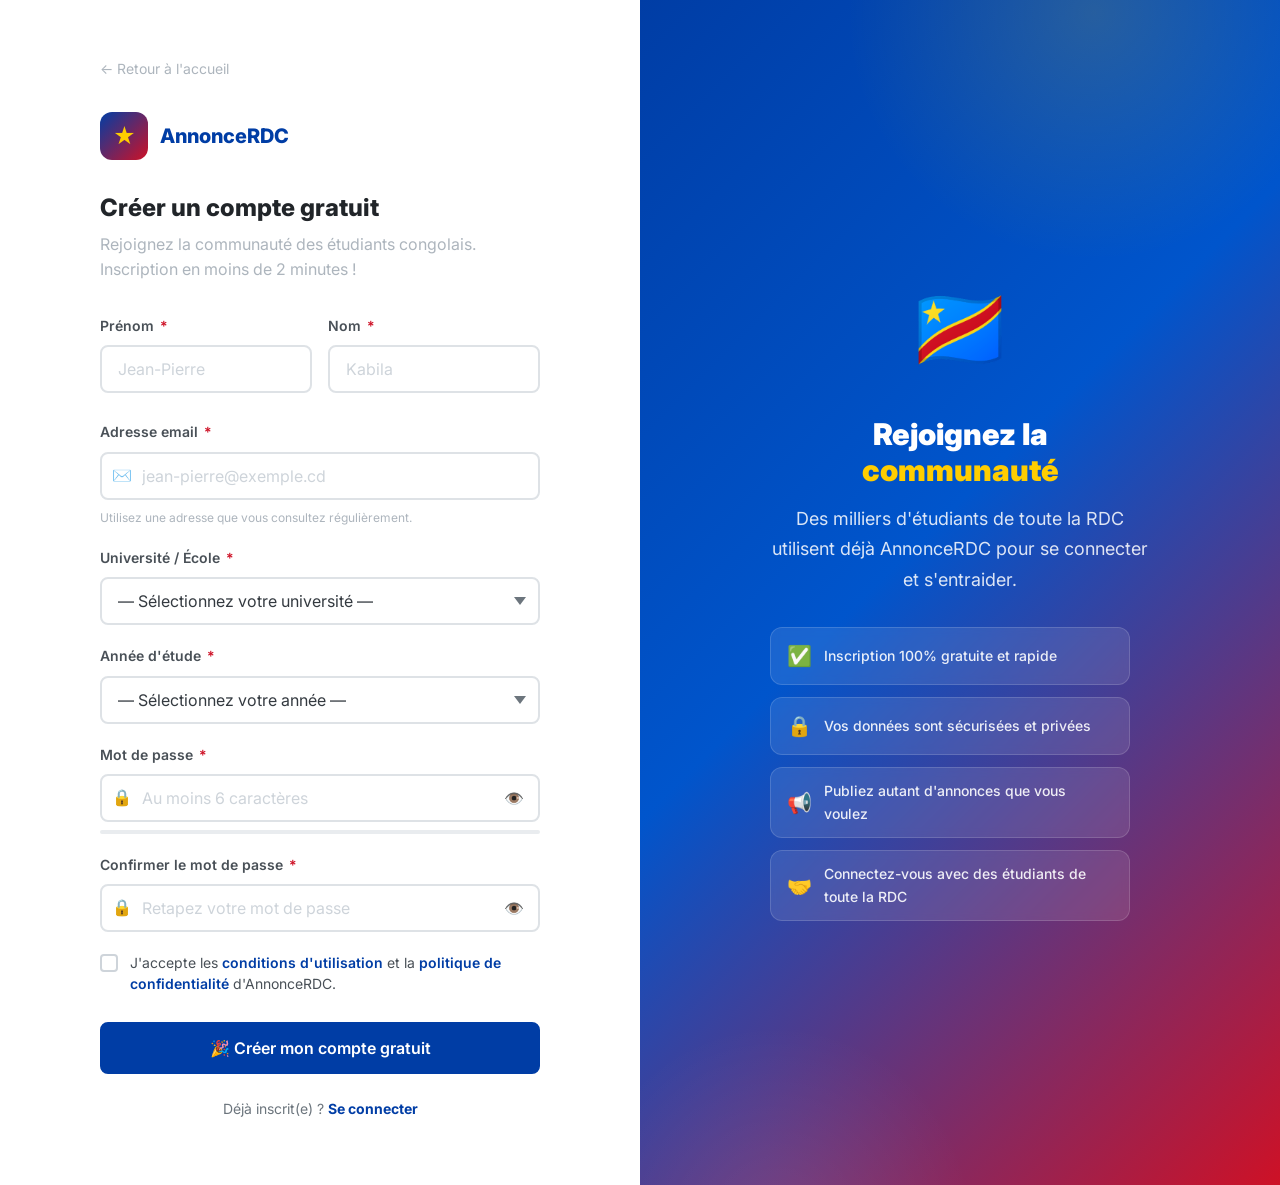
<file: register.html>
<!DOCTYPE html>
<!--
  register.html — Page d'inscription
  ============================================================
  Permet à un nouvel étudiant de créer son compte.
  
  Fonctionnalités :
  - Formulaire complet d'inscription (prénom, nom, email, université, etc.)
  - Validation en temps réel de tous les champs
  - Indicateur de force du mot de passe
  - Confirmation du mot de passe
  - Redirection auto vers dashboard après inscription
  
  Scripts : main.js, auth.js
  ============================================================
-->
<html lang="fr">
<head>
  <meta charset="UTF-8" />
  <meta name="viewport" content="width=device-width, initial-scale=1.0" />
  <title>Inscription — AnnonceRDC</title>
  <meta name="description" content="Créez votre compte étudiant gratuit sur AnnonceRDC." />
  
  <link rel="preconnect" href="https://fonts.googleapis.com">
  <link rel="preconnect" href="https://fonts.gstatic.com" crossorigin>
  <link href="https://fonts.googleapis.com/css2?family=Inter:wght@400;500;600;700;800;900&display=swap" rel="stylesheet">
  
  <link rel="stylesheet" href="./css/style.css" />
  <link rel="stylesheet" href="./css/forms.css" />
</head>
<body>

  <div class="auth-page">

    <!-- COLONNE GAUCHE — Formulaire d'inscription -->
    <div class="auth-form-col" style="justify-content: flex-start; padding-top: 40px; overflow-y: auto;">
      <div class="auth-box animate-fadeIn" style="padding: 16px 0;">

        <!-- Lien retour -->
        <a href="./index.html" class="auth-back-link">
          ← Retour à l'accueil
        </a>

        <!-- Logo -->
        <a href="./index.html" class="auth-logo">
          <div class="logo-icon">★</div>
          <div class="logo-name">AnnonceRDC</div>
        </a>

        <!-- Titre -->
        <h1 class="auth-title">Créer un compte gratuit</h1>
        <p class="auth-subtitle">
          Rejoignez la communauté des étudiants congolais. Inscription en moins de 2 minutes !
        </p>

        <!-- ============================================================
             FORMULAIRE D'INSCRIPTION
             Soumission gérée par auth.js → handleRegister()
        ============================================================ -->
        <form id="registerForm" novalidate>

          <!-- Prénom et Nom sur la même ligne -->
          <div class="form-row">
            
            <!-- Prénom -->
            <div class="form-group">
              <label class="form-label" for="prenom">
                Prénom <span class="required">*</span>
              </label>
              <input 
                type="text"
                id="prenom"
                name="prenom"
                class="form-control"
                placeholder="Jean-Pierre"
                autocomplete="given-name"
                required
              />
              <span class="form-error"></span>
            </div>

            <!-- Nom de famille -->
            <div class="form-group">
              <label class="form-label" for="nom">
                Nom <span class="required">*</span>
              </label>
              <input 
                type="text"
                id="nom"
                name="nom"
                class="form-control"
                placeholder="Kabila"
                autocomplete="family-name"
                required
              />
              <span class="form-error"></span>
            </div>

          </div>

          <!-- Adresse email -->
          <div class="form-group">
            <label class="form-label" for="email">
              Adresse email <span class="required">*</span>
            </label>
            <div class="input-icon-wrapper">
              <span class="input-icon">✉️</span>
              <input 
                type="email"
                id="email"
                name="email"
                class="form-control"
                placeholder="jean-pierre@exemple.cd"
                autocomplete="email"
                required
              />
            </div>
            <span class="form-error"></span>
            <span class="form-hint">Utilisez une adresse que vous consultez régulièrement.</span>
          </div>

          <!-- Université -->
          <div class="form-group">
            <label class="form-label" for="universite">
              Université / École <span class="required">*</span>
            </label>
            <select 
              id="universite"
              name="universite"
              class="form-control"
              required
            >
              <option value="">— Sélectionnez votre université —</option>
              <!-- Options remplies dynamiquement par auth.js -->
            </select>
            <span class="form-error"></span>
          </div>

          <!-- Année d'étude -->
          <div class="form-group">
            <label class="form-label" for="annee">
              Année d'étude <span class="required">*</span>
            </label>
            <select 
              id="annee"
              name="annee"
              class="form-control"
              required
            >
              <option value="">— Sélectionnez votre année —</option>
              <option value="1">1ère année (Bachelier / Licence 1)</option>
              <option value="2">2ème année (Licence 2)</option>
              <option value="3">3ème année (Licence 3)</option>
              <option value="4">4ème année (Licence 4)</option>
              <option value="5">5ème année (Licence 5)</option>
              <option value="master">Master / DEA</option>
              <option value="doctorat">Doctorat / PhD</option>
            </select>
            <span class="form-error"></span>
          </div>

          <!-- Mot de passe -->
          <div class="form-group">
            <label class="form-label" for="password">
              Mot de passe <span class="required">*</span>
            </label>
            <div class="input-icon-wrapper" style="position:relative;">
              <span class="input-icon">🔒</span>
              <input 
                type="password"
                id="password"
                name="password"
                class="form-control"
                placeholder="Au moins 6 caractères"
                autocomplete="new-password"
                required
              />
              <button type="button" class="password-toggle" id="togglePassword" title="Afficher le mot de passe">
                👁️
              </button>
            </div>
            <span class="form-error"></span>
            
            <!-- Indicateur de force du mot de passe -->
            <div class="password-strength" id="passwordStrengthContainer" style="margin-top:8px;">
              <div class="strength-bar">
                <div class="strength-fill" id="strengthFill"></div>
              </div>
              <span class="strength-text" id="strengthText"></span>
            </div>
          </div>

          <!-- Confirmation du mot de passe -->
          <div class="form-group">
            <label class="form-label" for="passwordConfirm">
              Confirmer le mot de passe <span class="required">*</span>
            </label>
            <div class="input-icon-wrapper" style="position:relative;">
              <span class="input-icon">🔒</span>
              <input 
                type="password"
                id="passwordConfirm"
                name="passwordConfirm"
                class="form-control"
                placeholder="Retapez votre mot de passe"
                autocomplete="new-password"
                required
              />
              <button type="button" class="password-toggle" id="togglePasswordConfirm" title="Afficher le mot de passe">
                👁️
              </button>
            </div>
            <span class="form-error"></span>
          </div>

          <!-- Acceptation des conditions d'utilisation -->
          <div class="form-group">
            <label class="form-check">
              <input type="checkbox" id="cgv" required />
              <span class="form-check-label">
                J'accepte les <a href="#">conditions d'utilisation</a> 
                et la <a href="#">politique de confidentialité</a> d'AnnonceRDC.
              </span>
            </label>
          </div>

          <!-- Bouton de soumission -->
          <button 
            type="submit" 
            id="submitBtn"
            class="btn btn-primary btn-full btn-lg"
            style="margin-top: 8px;"
          >
            🎉 Créer mon compte gratuit
          </button>

        </form>

        <!-- Lien vers la connexion -->
        <div class="auth-footer-link">
          Déjà inscrit(e) ?
          <a href="./login.html">Se connecter</a>
        </div>

      </div>
    </div>


    <!-- COLONNE DROITE — Décoration (cachée sur mobile) -->
    <div class="auth-deco-col">
      <div class="auth-deco-content">
        
        <div class="auth-deco-icon">🇨🇩</div>
        
        <h2 class="auth-deco-title">
          Rejoignez la<br><span>communauté</span>
        </h2>
        <p class="auth-deco-desc">
          Des milliers d'étudiants de toute la RDC utilisent déjà 
          AnnonceRDC pour se connecter et s'entraider.
        </p>

        <div class="auth-deco-features">
          
          <div class="auth-deco-feature">
            <span class="feat-icon">✅</span>
            <span class="feat-text">Inscription 100% gratuite et rapide</span>
          </div>
          
          <div class="auth-deco-feature">
            <span class="feat-icon">🔒</span>
            <span class="feat-text">Vos données sont sécurisées et privées</span>
          </div>
          
          <div class="auth-deco-feature">
            <span class="feat-icon">📢</span>
            <span class="feat-text">Publiez autant d'annonces que vous voulez</span>
          </div>
          
          <div class="auth-deco-feature">
            <span class="feat-icon">🤝</span>
            <span class="feat-text">Connectez-vous avec des étudiants de toute la RDC</span>
          </div>
          
        </div>

      </div>
    </div>

  </div>


  <script src="./js/main.js"></script>
  <script src="./js/auth.js"></script>

</body>
</html>
</file>
<file: css/style.css>
/* ============================================================
   style.css — Styles globaux de la plateforme
   Plateforme d'Annonces Étudiantes — RDC
   ============================================================
   
   Table des matières :
   1. Variables CSS (couleurs, typographie, espacements)
   2. Reset et styles de base
   3. Navbar (barre de navigation)
   4. Hero Section (section principale d'accueil)
   5. Section Statistiques
   6. Section Catégories
   7. Cartes d'annonces
   8. Section Recherche
   9. Footer
   10. Badges et Tags
   11. Boutons
   12. Animations CSS
   13. Media Queries (responsive design)
   ============================================================ */


/* ============================================================
   1. VARIABLES CSS
   Ces variables permettent de changer le thème facilement.
   Les couleurs sont inspirées du drapeau de la RDC :
   - Bleu : #003DA5
   - Jaune : #FFCD00
   - Rouge : #CE1126
   ============================================================ */
:root {
  /* Couleurs principales — drapeau RDC */
  --primary: #003DA5;       /* Bleu profond */
  --primary-dark: #002d7a;  /* Bleu plus foncé pour hover */
  --primary-light: #e8eeff; /* Bleu très clair pour fonds */
  --secondary: #FFCD00;     /* Jaune or */
  --accent: #CE1126;        /* Rouge vif */
  --accent-light: #ffeef0;  /* Rouge très clair */

  /* Couleurs neutres */
  --white: #ffffff;
  --gray-50: #f8f9fa;
  --gray-100: #f1f3f5;
  --gray-200: #e9ecef;
  --gray-300: #dee2e6;
  --gray-400: #ced4da;
  --gray-500: #adb5bd;
  --gray-600: #6c757d;
  --gray-700: #495057;
  --gray-800: #343a40;
  --gray-900: #212529;

  /* Couleurs sémantiques */
  --success: #28a745;
  --warning: #ffc107;
  --danger: #dc3545;
  --info: #17a2b8;

  /* Typographie */
  --font-family: 'Inter', -apple-system, BlinkMacSystemFont, 'Segoe UI', sans-serif;
  --font-size-xs: 0.75rem;    /* 12px */
  --font-size-sm: 0.875rem;   /* 14px */
  --font-size-base: 1rem;     /* 16px */
  --font-size-lg: 1.125rem;   /* 18px */
  --font-size-xl: 1.25rem;    /* 20px */
  --font-size-2xl: 1.5rem;    /* 24px */
  --font-size-3xl: 1.875rem;  /* 30px */
  --font-size-4xl: 2.25rem;   /* 36px */
  --font-size-5xl: 3rem;      /* 48px */

  /* Espacements */
  --space-1: 0.25rem;   /* 4px */
  --space-2: 0.5rem;    /* 8px */
  --space-3: 0.75rem;   /* 12px */
  --space-4: 1rem;      /* 16px */
  --space-5: 1.25rem;   /* 20px */
  --space-6: 1.5rem;    /* 24px */
  --space-8: 2rem;      /* 32px */
  --space-10: 2.5rem;   /* 40px */
  --space-12: 3rem;     /* 48px */
  --space-16: 4rem;     /* 64px */
  --space-20: 5rem;     /* 80px */

  /* Bordures et ombres */
  --radius-sm: 4px;
  --radius: 8px;
  --radius-lg: 12px;
  --radius-xl: 16px;
  --radius-full: 9999px;

  --shadow-sm: 0 1px 3px rgba(0,0,0,0.08), 0 1px 2px rgba(0,0,0,0.06);
  --shadow: 0 4px 6px rgba(0,0,0,0.07), 0 2px 4px rgba(0,0,0,0.06);
  --shadow-md: 0 10px 20px rgba(0,0,0,0.08), 0 4px 8px rgba(0,0,0,0.06);
  --shadow-lg: 0 20px 40px rgba(0,0,0,0.1), 0 8px 16px rgba(0,0,0,0.06);

  /* Transitions */
  --transition: all 0.25s ease;
  --transition-fast: all 0.15s ease;
  --transition-slow: all 0.4s ease;

  /* Hauteur de la navbar */
  --navbar-height: 68px;
}


/* ============================================================
   2. RESET ET STYLES DE BASE
   On remet à zéro les styles par défaut du navigateur
   pour avoir un rendu cohérent sur tous les navigateurs.
   ============================================================ */
*, *::before, *::after {
  box-sizing: border-box;     /* Inclut padding et border dans la largeur */
  margin: 0;
  padding: 0;
}

html {
  scroll-behavior: smooth;    /* Défilement doux lors des liens d'ancrage */
  font-size: 16px;
}

body {
  font-family: var(--font-family);
  font-size: var(--font-size-base);
  color: var(--gray-800);
  background-color: var(--gray-50);
  line-height: 1.6;
  -webkit-font-smoothing: antialiased;  /* Meilleur rendu des polices sur Mac */
}

/* Images responsives */
img {
  max-width: 100%;
  height: auto;
  display: block;
}

/* Liens */
a {
  color: var(--primary);
  text-decoration: none;
  transition: var(--transition-fast);
}

a:hover {
  color: var(--primary-dark);
}

/* Titres */
h1, h2, h3, h4, h5, h6 {
  line-height: 1.3;
  font-weight: 700;
  color: var(--gray-900);
}

/* Paragraphes */
p {
  margin-bottom: var(--space-4);
}

p:last-child {
  margin-bottom: 0;
}

/* Listes */
ul, ol {
  list-style: none;
}

/* Conteneur principal — limite la largeur du contenu */
.container {
  width: 100%;
  max-width: 1200px;
  margin: 0 auto;
  padding: 0 var(--space-6);
}


/* ============================================================
   3. NAVBAR (Barre de navigation)
   La navbar est fixée en haut de la page et reste visible
   lors du défilement. Elle contient le logo et les liens.
   ============================================================ */
.navbar {
  position: fixed;          /* Fixée en haut */
  top: 0;
  left: 0;
  right: 0;
  height: var(--navbar-height);
  background: var(--white);
  border-bottom: 2px solid var(--secondary); /* Ligne jaune en bas */
  box-shadow: var(--shadow-sm);
  z-index: 1000;            /* Au-dessus de tout le reste */
  transition: var(--transition);
}

/* Contenu interne de la navbar */
.navbar-inner {
  display: flex;
  align-items: center;
  justify-content: space-between;
  height: 100%;
}

/* Logo de la plateforme */
.navbar-brand {
  display: flex;
  align-items: center;
  gap: var(--space-3);
  text-decoration: none;
}

.navbar-brand .logo-icon {
  width: 42px;
  height: 42px;
  background: linear-gradient(135deg, var(--primary) 0%, var(--accent) 100%);
  border-radius: var(--radius);
  display: flex;
  align-items: center;
  justify-content: center;
  color: var(--secondary);  /* Étoile jaune comme sur le drapeau */
  font-size: 20px;
  font-weight: 900;
  flex-shrink: 0;
}

.navbar-brand .logo-text {
  display: flex;
  flex-direction: column;
  line-height: 1.2;
}

.navbar-brand .logo-text .brand-name {
  font-size: var(--font-size-lg);
  font-weight: 800;
  color: var(--primary);
  letter-spacing: -0.5px;
}

.navbar-brand .logo-text .brand-tagline {
  font-size: var(--font-size-xs);
  color: var(--gray-500);
  font-weight: 400;
}

/* Navigation links */
.navbar-nav {
  display: flex;
  align-items: center;
  gap: var(--space-2);
}

.nav-link {
  padding: var(--space-2) var(--space-4);
  border-radius: var(--radius);
  font-size: var(--font-size-sm);
  font-weight: 500;
  color: var(--gray-700);
  transition: var(--transition-fast);
  position: relative;
}

.nav-link:hover {
  color: var(--primary);
  background: var(--primary-light);
}

.nav-link.active {
  color: var(--primary);
  font-weight: 600;
}

/* Boutons dans la navbar */
.navbar-actions {
  display: flex;
  align-items: center;
  gap: var(--space-3);
}

/* Menu hamburger pour mobile */
.navbar-toggle {
  display: none;              /* Caché sur desktop */
  flex-direction: column;
  justify-content: space-between;
  width: 28px;
  height: 20px;
  cursor: pointer;
  background: none;
  border: none;
  padding: 0;
}

.navbar-toggle span {
  display: block;
  width: 100%;
  height: 2px;
  background: var(--gray-700);
  border-radius: var(--radius-full);
  transition: var(--transition);
}

/* Menu mobile déroulant */
.navbar-mobile {
  display: none;
  position: fixed;
  top: var(--navbar-height);
  left: 0;
  right: 0;
  background: var(--white);
  border-bottom: 2px solid var(--secondary);
  padding: var(--space-4);
  box-shadow: var(--shadow-md);
  z-index: 999;
}

.navbar-mobile.open {
  display: block;
  animation: slideDown 0.25s ease;
}

.navbar-mobile .nav-link {
  display: block;
  padding: var(--space-3) var(--space-4);
  border-radius: var(--radius);
  font-size: var(--font-size-base);
  margin-bottom: var(--space-1);
}

.navbar-mobile .navbar-mobile-actions {
  display: flex;
  flex-direction: column;
  gap: var(--space-2);
  margin-top: var(--space-4);
  padding-top: var(--space-4);
  border-top: 1px solid var(--gray-200);
}


/* ============================================================
   4. HERO SECTION
   La section principale visible dès l'arrivée sur le site.
   Elle présente la plateforme avec un design inspiré du Congo.
   ============================================================ */
.hero {
  margin-top: var(--navbar-height);  /* Compense la navbar fixe */
  background: linear-gradient(
    135deg,
    var(--primary) 0%,
    #0055cc 40%,
    #1a3a8a 70%,
    var(--primary-dark) 100%
  );
  padding: var(--space-20) 0 var(--space-16);
  position: relative;
  overflow: hidden;
  min-height: 520px;
  display: flex;
  align-items: center;
}

/* Décoration de fond — motif géométrique inspiré des tissus congolais */
.hero::before {
  content: '';
  position: absolute;
  top: -50%;
  right: -10%;
  width: 600px;
  height: 600px;
  background: radial-gradient(circle, rgba(255,205,0,0.12) 0%, transparent 70%);
  border-radius: 50%;
}

.hero::after {
  content: '';
  position: absolute;
  bottom: -30%;
  left: -5%;
  width: 400px;
  height: 400px;
  background: radial-gradient(circle, rgba(206,17,38,0.1) 0%, transparent 70%);
  border-radius: 50%;
}

/* Motif de points décoratifs */
.hero-pattern {
  position: absolute;
  top: 0;
  left: 0;
  right: 0;
  bottom: 0;
  opacity: 0.06;
  background-image:
    radial-gradient(circle, var(--secondary) 1px, transparent 1px);
  background-size: 30px 30px;
  pointer-events: none;
}

/* Contenu du hero */
.hero-content {
  position: relative;
  z-index: 1;
  text-align: center;
  color: var(--white);
}

/* Indicateur de localisation */
.hero-badge {
  display: inline-flex;
  align-items: center;
  gap: var(--space-2);
  background: rgba(255,255,255,0.12);
  border: 1px solid rgba(255,255,255,0.2);
  color: var(--secondary);
  font-size: var(--font-size-sm);
  font-weight: 600;
  padding: var(--space-2) var(--space-4);
  border-radius: var(--radius-full);
  margin-bottom: var(--space-6);
  backdrop-filter: blur(4px);
}

.hero-badge .flag {
  font-size: 18px;
}

/* Titre principal */
.hero-title {
  font-size: clamp(2rem, 5vw, 3.5rem);  /* Taille fluide selon l'écran */
  font-weight: 900;
  line-height: 1.15;
  margin-bottom: var(--space-5);
  color: var(--white);
  letter-spacing: -1px;
}

.hero-title .highlight {
  color: var(--secondary);     /* Mot clé en jaune */
  position: relative;
}

/* Sous-titre */
.hero-subtitle {
  font-size: var(--font-size-xl);
  color: rgba(255,255,255,0.85);
  max-width: 600px;
  margin: 0 auto var(--space-8);
  font-weight: 400;
  line-height: 1.6;
}

/* Barre de recherche principale dans le hero */
.hero-search {
  display: flex;
  max-width: 620px;
  margin: 0 auto var(--space-8);
  background: var(--white);
  border-radius: var(--radius-full);
  overflow: hidden;
  box-shadow: 0 8px 32px rgba(0,0,0,0.2);
}

.hero-search input {
  flex: 1;
  border: none;
  outline: none;
  padding: var(--space-4) var(--space-6);
  font-size: var(--font-size-base);
  color: var(--gray-800);
  background: transparent;
  font-family: var(--font-family);
}

.hero-search input::placeholder {
  color: var(--gray-400);
}

.hero-search button {
  background: var(--secondary);
  color: var(--gray-900);
  border: none;
  padding: var(--space-4) var(--space-6);
  font-size: var(--font-size-base);
  font-weight: 700;
  cursor: pointer;
  transition: var(--transition-fast);
  white-space: nowrap;
  font-family: var(--font-family);
}

.hero-search button:hover {
  background: #e6b800;
}

/* Boutons d'action dans le hero */
.hero-cta {
  display: flex;
  gap: var(--space-4);
  justify-content: center;
  flex-wrap: wrap;
}


/* ============================================================
   5. SECTION STATISTIQUES
   Affiche des chiffres clés : étudiants, annonces, universités
   ============================================================ */
.stats-section {
  background: var(--white);
  padding: var(--space-12) 0;
  border-bottom: 1px solid var(--gray-200);
}

.stats-grid {
  display: grid;
  grid-template-columns: repeat(auto-fit, minmax(200px, 1fr));
  gap: var(--space-8);
  text-align: center;
}

.stat-item {
  padding: var(--space-6);
}

.stat-number {
  font-size: var(--font-size-4xl);
  font-weight: 900;
  color: var(--primary);
  line-height: 1;
  margin-bottom: var(--space-2);
}

.stat-label {
  font-size: var(--font-size-sm);
  color: var(--gray-600);
  font-weight: 500;
  text-transform: uppercase;
  letter-spacing: 0.5px;
}

.stat-icon {
  font-size: 2rem;
  margin-bottom: var(--space-3);
}


/* ============================================================
   6. SECTION CATÉGORIES
   Présente les catégories d'annonces sous forme de cartes.
   ============================================================ */
.section {
  padding: var(--space-16) 0;
}

.section-header {
  text-align: center;
  margin-bottom: var(--space-12);
}

.section-eyebrow {
  display: inline-block;
  font-size: var(--font-size-sm);
  font-weight: 700;
  text-transform: uppercase;
  letter-spacing: 1.5px;
  color: var(--accent);
  margin-bottom: var(--space-3);
}

.section-title {
  font-size: var(--font-size-3xl);
  font-weight: 800;
  color: var(--gray-900);
  margin-bottom: var(--space-4);
}

.section-desc {
  font-size: var(--font-size-lg);
  color: var(--gray-600);
  max-width: 600px;
  margin: 0 auto;
}

/* Grille des catégories */
.categories-grid {
  display: grid;
  grid-template-columns: repeat(auto-fill, minmax(160px, 1fr));
  gap: var(--space-4);
}

/* Carte catégorie */
.category-card {
  background: var(--white);
  border: 2px solid var(--gray-200);
  border-radius: var(--radius-xl);
  padding: var(--space-6) var(--space-4);
  text-align: center;
  cursor: pointer;
  transition: var(--transition);
  text-decoration: none;
  color: var(--gray-800);
  display: flex;
  flex-direction: column;
  align-items: center;
  gap: var(--space-3);
}

.category-card:hover {
  border-color: var(--primary);
  background: var(--primary-light);
  transform: translateY(-4px);   /* Légère élévation au survol */
  box-shadow: var(--shadow-md);
  color: var(--primary);
}

.category-card .cat-icon {
  font-size: 2rem;
  line-height: 1;
}

.category-card .cat-name {
  font-size: var(--font-size-sm);
  font-weight: 600;
}

.category-card .cat-count {
  font-size: var(--font-size-xs);
  color: var(--gray-500);
  background: var(--gray-100);
  padding: 2px 8px;
  border-radius: var(--radius-full);
}


/* ============================================================
   7. CARTES D'ANNONCES
   Chaque annonce est présentée dans une carte moderne.
   ============================================================ */
.annonces-grid {
  display: grid;
  grid-template-columns: repeat(auto-fill, minmax(300px, 1fr));
  gap: var(--space-6);
}

/* Carte principale d'une annonce */
.annonce-card {
  background: var(--white);
  border-radius: var(--radius-xl);
  overflow: hidden;
  box-shadow: var(--shadow-sm);
  border: 1px solid var(--gray-200);
  transition: var(--transition);
  display: flex;
  flex-direction: column;
  cursor: pointer;
}

.annonce-card:hover {
  transform: translateY(-6px);   /* Élévation au survol */
  box-shadow: var(--shadow-lg);
  border-color: var(--gray-300);
}

/* En-tête de la carte avec couleur de catégorie */
.annonce-card-header {
  padding: var(--space-5) var(--space-5) var(--space-3);
  display: flex;
  justify-content: space-between;
  align-items: flex-start;
  gap: var(--space-3);
}

/* Badge de catégorie */
.badge-categorie {
  display: inline-flex;
  align-items: center;
  gap: var(--space-1);
  padding: var(--space-1) var(--space-3);
  border-radius: var(--radius-full);
  font-size: var(--font-size-xs);
  font-weight: 600;
  text-transform: uppercase;
  letter-spacing: 0.5px;
}

/*
 * Couleurs selon les 3 catégories autorisées :
 * cours, stage, job
 */
.badge-cours { background: #dbeafe; color: #1e40af; }   /* Bleu — Cours */
.badge-stage { background: #d1fae5; color: #065f46; }   /* Vert — Stages */
.badge-job   { background: #fef3c7; color: #92400e; }   /* Jaune/or — Jobs étudiants */

.annonce-card-body {
  padding: 0 var(--space-5) var(--space-4);
  flex: 1;
  display: flex;
  flex-direction: column;
}

.annonce-title {
  font-size: var(--font-size-lg);
  font-weight: 700;
  color: var(--gray-900);
  margin-bottom: var(--space-2);
  display: -webkit-box;
  -webkit-line-clamp: 2;      /* Limite à 2 lignes */
  -webkit-box-orient: vertical;
  overflow: hidden;
}

.annonce-desc {
  font-size: var(--font-size-sm);
  color: var(--gray-600);
  margin-bottom: var(--space-4);
  display: -webkit-box;
  -webkit-line-clamp: 3;      /* Limite à 3 lignes */
  -webkit-box-orient: vertical;
  overflow: hidden;
  flex: 1;
}

/* Prix de l'annonce */
.annonce-price {
  font-size: var(--font-size-xl);
  font-weight: 800;
  color: var(--primary);
  margin-bottom: var(--space-4);
}

.annonce-price.gratuit {
  color: var(--success);
}

/* Pied de carte : auteur + date */
.annonce-card-footer {
  padding: var(--space-4) var(--space-5);
  border-top: 1px solid var(--gray-100);
  display: flex;
  justify-content: space-between;
  align-items: center;
  gap: var(--space-2);
}

.annonce-author {
  display: flex;
  align-items: center;
  gap: var(--space-2);
  min-width: 0;   /* Permet au texte de se tronquer */
}

.author-avatar {
  width: 32px;
  height: 32px;
  border-radius: 50%;
  background: linear-gradient(135deg, var(--primary) 0%, var(--accent) 100%);
  display: flex;
  align-items: center;
  justify-content: center;
  color: var(--white);
  font-size: var(--font-size-xs);
  font-weight: 700;
  flex-shrink: 0;
}

.author-info {
  min-width: 0;
}

.author-name {
  font-size: var(--font-size-xs);
  font-weight: 600;
  color: var(--gray-800);
  white-space: nowrap;
  overflow: hidden;
  text-overflow: ellipsis;
}

.author-university {
  font-size: 11px;
  color: var(--gray-500);
  white-space: nowrap;
  overflow: hidden;
  text-overflow: ellipsis;
}

.annonce-date {
  font-size: 11px;
  color: var(--gray-400);
  flex-shrink: 0;
  white-space: nowrap;
}

/* État vide — quand il n'y a pas d'annonces */
.empty-state {
  text-align: center;
  padding: var(--space-16);
  color: var(--gray-500);
}

.empty-state .empty-icon {
  font-size: 4rem;
  margin-bottom: var(--space-4);
}

.empty-state h3 {
  font-size: var(--font-size-xl);
  color: var(--gray-600);
  margin-bottom: var(--space-2);
}

.empty-state p {
  font-size: var(--font-size-sm);
  max-width: 300px;
  margin: 0 auto var(--space-6);
}


/* ============================================================
   8. BARRE DE FILTRES ET RECHERCHE
   ============================================================ */
.filters-bar {
  display: flex;
  gap: var(--space-4);
  align-items: center;
  flex-wrap: wrap;
  margin-bottom: var(--space-8);
  padding: var(--space-4) var(--space-5);
  background: var(--white);
  border-radius: var(--radius-lg);
  border: 1px solid var(--gray-200);
  box-shadow: var(--shadow-sm);
}

.filter-group {
  display: flex;
  align-items: center;
  gap: var(--space-2);
  flex: 1;
  min-width: 0;
}

.filter-label {
  font-size: var(--font-size-sm);
  font-weight: 600;
  color: var(--gray-600);
  white-space: nowrap;
}

.filter-select {
  flex: 1;
  min-width: 120px;
  padding: var(--space-2) var(--space-3);
  border: 1px solid var(--gray-300);
  border-radius: var(--radius);
  font-size: var(--font-size-sm);
  color: var(--gray-700);
  background: var(--white);
  cursor: pointer;
  font-family: var(--font-family);
}

.filter-select:focus {
  outline: none;
  border-color: var(--primary);
  box-shadow: 0 0 0 3px rgba(0,61,165,0.1);
}

.search-input-wrapper {
  position: relative;
  flex: 2;
}

.search-input-wrapper input {
  width: 100%;
  padding: var(--space-2) var(--space-3) var(--space-2) var(--space-10);
  border: 1px solid var(--gray-300);
  border-radius: var(--radius);
  font-size: var(--font-size-sm);
  color: var(--gray-700);
  background: var(--white);
  font-family: var(--font-family);
  transition: var(--transition-fast);
}

.search-input-wrapper input:focus {
  outline: none;
  border-color: var(--primary);
  box-shadow: 0 0 0 3px rgba(0,61,165,0.1);
}

.search-input-wrapper .search-icon {
  position: absolute;
  left: var(--space-3);
  top: 50%;
  transform: translateY(-50%);
  color: var(--gray-400);
  pointer-events: none;
}


/* ============================================================
   9. FOOTER
   Pied de page avec liens, infos et copyright.
   ============================================================ */
.footer {
  background: var(--gray-900);
  color: var(--gray-400);
  padding: var(--space-16) 0 var(--space-8);
}

.footer-grid {
  display: grid;
  grid-template-columns: 2fr 1fr 1fr 1fr;
  gap: var(--space-10);
  margin-bottom: var(--space-12);
}

.footer-brand .footer-logo {
  font-size: var(--font-size-xl);
  font-weight: 800;
  color: var(--white);
  margin-bottom: var(--space-4);
}

.footer-brand .footer-logo span {
  color: var(--secondary);   /* Accent jaune */
}

.footer-brand p {
  font-size: var(--font-size-sm);
  line-height: 1.7;
  margin-bottom: var(--space-6);
}

.footer-social {
  display: flex;
  gap: var(--space-3);
}

.social-link {
  width: 36px;
  height: 36px;
  background: rgba(255,255,255,0.08);
  border-radius: var(--radius);
  display: flex;
  align-items: center;
  justify-content: center;
  color: var(--gray-400);
  font-size: var(--font-size-sm);
  transition: var(--transition-fast);
}

.social-link:hover {
  background: var(--primary);
  color: var(--white);
}

.footer-heading {
  font-size: var(--font-size-sm);
  font-weight: 700;
  color: var(--white);
  text-transform: uppercase;
  letter-spacing: 1px;
  margin-bottom: var(--space-5);
}

.footer-links {
  display: flex;
  flex-direction: column;
  gap: var(--space-3);
}

.footer-links a {
  color: var(--gray-400);
  font-size: var(--font-size-sm);
  transition: var(--transition-fast);
}

.footer-links a:hover {
  color: var(--secondary);
}

/* Bande de copyright */
.footer-bottom {
  border-top: 1px solid rgba(255,255,255,0.1);
  padding-top: var(--space-6);
  display: flex;
  justify-content: space-between;
  align-items: center;
  flex-wrap: wrap;
  gap: var(--space-4);
  font-size: var(--font-size-sm);
}

.footer-bottom .flag-strip {
  display: flex;
  gap: var(--space-1);
  align-items: center;
}

.flag-strip span {
  display: block;
  height: 4px;
  width: 20px;
  border-radius: 2px;
}

.flag-strip .blue { background: var(--primary); }
.flag-strip .yellow { background: var(--secondary); }
.flag-strip .red { background: var(--accent); }


/* ============================================================
   10. BADGES ET TAGS
   ============================================================ */
.tag {
  display: inline-flex;
  align-items: center;
  padding: var(--space-1) var(--space-3);
  border-radius: var(--radius-full);
  font-size: var(--font-size-xs);
  font-weight: 600;
  gap: var(--space-1);
}

.tag-primary {
  background: var(--primary-light);
  color: var(--primary);
}

.tag-success {
  background: #d1fae5;
  color: #065f46;
}

.tag-warning {
  background: #fef3c7;
  color: #92400e;
}

.tag-danger {
  background: #fee2e2;
  color: #991b1b;
}


/* ============================================================
   11. BOUTONS
   Système de boutons cohérent sur toute la plateforme.
   ============================================================ */
.btn {
  display: inline-flex;
  align-items: center;
  justify-content: center;
  gap: var(--space-2);
  padding: var(--space-3) var(--space-5);
  border-radius: var(--radius);
  font-size: var(--font-size-sm);
  font-weight: 600;
  cursor: pointer;
  transition: var(--transition-fast);
  border: 2px solid transparent;
  text-decoration: none;
  white-space: nowrap;
  font-family: var(--font-family);
  line-height: 1;
}

.btn:focus {
  outline: none;
  box-shadow: 0 0 0 3px rgba(0,61,165,0.2);
}

/* Bouton primaire — bleu */
.btn-primary {
  background: var(--primary);
  color: var(--white);
  border-color: var(--primary);
}

.btn-primary:hover {
  background: var(--primary-dark);
  border-color: var(--primary-dark);
  transform: translateY(-1px);
  box-shadow: var(--shadow);
  color: var(--white);
}

/* Bouton secondaire — jaune */
.btn-secondary {
  background: var(--secondary);
  color: var(--gray-900);
  border-color: var(--secondary);
}

.btn-secondary:hover {
  background: #e6b800;
  border-color: #e6b800;
  transform: translateY(-1px);
  box-shadow: var(--shadow);
  color: var(--gray-900);
}

/* Bouton danger — rouge */
.btn-danger {
  background: var(--accent);
  color: var(--white);
  border-color: var(--accent);
}

.btn-danger:hover {
  background: #a80d1d;
  border-color: #a80d1d;
  color: var(--white);
}

/* Bouton outline — bordure seulement */
.btn-outline {
  background: transparent;
  color: var(--primary);
  border-color: var(--primary);
}

.btn-outline:hover {
  background: var(--primary-light);
}

/* Bouton outline blanc — pour fonds foncés */
.btn-outline-white {
  background: transparent;
  color: var(--white);
  border-color: rgba(255,255,255,0.5);
}

.btn-outline-white:hover {
  background: rgba(255,255,255,0.1);
  border-color: var(--white);
  color: var(--white);
}

/* Bouton ghost — sans bordure visible */
.btn-ghost {
  background: transparent;
  color: var(--gray-700);
  border-color: transparent;
}

.btn-ghost:hover {
  background: var(--gray-100);
  color: var(--gray-900);
}

/* Tailles de boutons */
.btn-sm {
  padding: var(--space-2) var(--space-3);
  font-size: var(--font-size-xs);
}

.btn-lg {
  padding: var(--space-4) var(--space-8);
  font-size: var(--font-size-base);
}

.btn-full {
  width: 100%;
}

/* Bouton désactivé */
.btn:disabled,
.btn.disabled {
  opacity: 0.5;
  cursor: not-allowed;
  transform: none !important;
}


/* ============================================================
   12. ANIMATIONS CSS
   Animations légères pour améliorer l'expérience utilisateur.
   ============================================================ */

/* Animation d'apparition de haut en bas */
@keyframes slideDown {
  from {
    opacity: 0;
    transform: translateY(-10px);
  }
  to {
    opacity: 1;
    transform: translateY(0);
  }
}

/* Animation d'apparition de bas en haut */
@keyframes slideUp {
  from {
    opacity: 0;
    transform: translateY(20px);
  }
  to {
    opacity: 1;
    transform: translateY(0);
  }
}

/* Animation de fondu */
@keyframes fadeIn {
  from { opacity: 0; }
  to { opacity: 1; }
}

/* Animation de rebond */
@keyframes pulse {
  0%, 100% { transform: scale(1); }
  50% { transform: scale(1.05); }
}

/* Animation de rotation (chargement) */
@keyframes spin {
  from { transform: rotate(0deg); }
  to { transform: rotate(360deg); }
}

/* Animation du compteur de statistiques */
@keyframes countUp {
  from { opacity: 0; transform: translateY(10px); }
  to { opacity: 1; transform: translateY(0); }
}

/* Classes d'animation utilisables */
.animate-fadeIn { animation: fadeIn 0.4s ease; }
.animate-slideDown { animation: slideDown 0.3s ease; }
.animate-slideUp { animation: slideUp 0.4s ease both; }

/* Délais d'animation pour effet en cascade */
.delay-1 { animation-delay: 0.1s; }
.delay-2 { animation-delay: 0.2s; }
.delay-3 { animation-delay: 0.3s; }
.delay-4 { animation-delay: 0.4s; }

/* Indicateur de chargement */
.spinner {
  width: 24px;
  height: 24px;
  border: 3px solid var(--gray-200);
  border-top-color: var(--primary);
  border-radius: 50%;
  animation: spin 0.7s linear infinite;
  margin: 0 auto;
}

/* Toast / notification */
.toast-container {
  position: fixed;
  bottom: var(--space-6);
  right: var(--space-6);
  z-index: 9999;
  display: flex;
  flex-direction: column;
  gap: var(--space-3);
  pointer-events: none;
}

.toast {
  background: var(--gray-900);
  color: var(--white);
  padding: var(--space-4) var(--space-5);
  border-radius: var(--radius-lg);
  box-shadow: var(--shadow-lg);
  font-size: var(--font-size-sm);
  font-weight: 500;
  min-width: 280px;
  max-width: 400px;
  display: flex;
  align-items: center;
  gap: var(--space-3);
  pointer-events: all;
  animation: slideUp 0.3s ease;
  border-left: 4px solid var(--primary);
}

.toast.success { border-left-color: var(--success); }
.toast.error { border-left-color: var(--accent); }
.toast.warning { border-left-color: var(--warning); }

/* Modal / Boîte de dialogue */
.modal-overlay {
  position: fixed;
  inset: 0;
  background: rgba(0,0,0,0.5);
  z-index: 2000;
  display: flex;
  align-items: center;
  justify-content: center;
  padding: var(--space-4);
  animation: fadeIn 0.2s ease;
}

.modal {
  background: var(--white);
  border-radius: var(--radius-xl);
  padding: var(--space-8);
  width: 100%;
  max-width: 500px;
  box-shadow: var(--shadow-lg);
  animation: slideUp 0.3s ease;
}

.modal-header {
  display: flex;
  justify-content: space-between;
  align-items: center;
  margin-bottom: var(--space-6);
}

.modal-title {
  font-size: var(--font-size-xl);
  font-weight: 700;
}

.modal-close {
  background: none;
  border: none;
  font-size: var(--font-size-xl);
  cursor: pointer;
  color: var(--gray-400);
  padding: var(--space-1);
  line-height: 1;
  transition: var(--transition-fast);
}

.modal-close:hover {
  color: var(--gray-700);
}


/* ============================================================
   13. MEDIA QUERIES (Design responsive)
   
   Breakpoints :
   - Mobile : < 640px
   - Tablette : 640px - 1024px
   - Desktop : > 1024px
   ============================================================ */

/* Tablette */
@media (max-width: 1024px) {
  .footer-grid {
    grid-template-columns: 1fr 1fr;
    gap: var(--space-8);
  }

  .annonces-grid {
    grid-template-columns: repeat(auto-fill, minmax(260px, 1fr));
  }

  .categories-grid {
    grid-template-columns: repeat(auto-fill, minmax(130px, 1fr));
  }
}

/* Mobile */
@media (max-width: 768px) {
  /* Cacher les liens desktop, montrer le hamburger */
  .navbar-nav,
  .navbar-actions {
    display: none;
  }

  .navbar-toggle {
    display: flex;
  }

  /* Hero adaptatif */
  .hero {
    padding: var(--space-16) 0 var(--space-12);
    min-height: auto;
  }

  .hero-search {
    flex-direction: column;
    border-radius: var(--radius-lg);
  }

  .hero-search input {
    border-radius: var(--radius-lg) var(--radius-lg) 0 0;
    border-bottom: 1px solid var(--gray-200);
  }

  .hero-search button {
    border-radius: 0 0 var(--radius-lg) var(--radius-lg);
    width: 100%;
  }

  .hero-cta {
    flex-direction: column;
    align-items: center;
  }

  .hero-cta .btn {
    width: 100%;
    max-width: 280px;
  }

  /* Grille d'annonces en colonne */
  .annonces-grid {
    grid-template-columns: 1fr;
  }

  /* Footer empilé */
  .footer-grid {
    grid-template-columns: 1fr;
    gap: var(--space-8);
  }

  .footer-bottom {
    flex-direction: column;
    text-align: center;
  }

  /* Barre de filtres */
  .filters-bar {
    flex-direction: column;
    align-items: stretch;
  }

  .filter-group {
    width: 100%;
  }

  .search-input-wrapper {
    width: 100%;
  }

  /* Statistiques */
  .stats-grid {
    grid-template-columns: 1fr 1fr;
    gap: var(--space-4);
  }

  /* Sections */
  .section {
    padding: var(--space-12) 0;
  }

  .section-title {
    font-size: var(--font-size-2xl);
  }

  /* Container */
  .container {
    padding: 0 var(--space-4);
  }
}

/* Très petit mobile */
@media (max-width: 480px) {
  .stats-grid {
    grid-template-columns: 1fr;
  }

  .categories-grid {
    grid-template-columns: repeat(2, 1fr);
  }
}

/* ============================================================
   UTILITAIRES GÉNÉRAUX
   Classes utilitaires réutilisables partout dans le projet.
   ============================================================ */
.text-center { text-align: center; }
.text-right { text-align: right; }
.text-primary { color: var(--primary); }
.text-secondary { color: var(--secondary); }
.text-accent { color: var(--accent); }
.text-muted { color: var(--gray-500); }
.text-success { color: var(--success); }
.text-danger { color: var(--danger); }

.font-bold { font-weight: 700; }
.font-semibold { font-weight: 600; }

.mt-auto { margin-top: auto; }
.mb-0 { margin-bottom: 0; }

.flex { display: flex; }
.flex-center { display: flex; align-items: center; justify-content: center; }
.gap-2 { gap: var(--space-2); }
.gap-3 { gap: var(--space-3); }
.gap-4 { gap: var(--space-4); }

.hidden { display: none !important; }

.w-full { width: 100%; }

.page-wrapper {
  margin-top: var(--navbar-height);
  min-height: calc(100vh - var(--navbar-height));
}

/* Séparateur visuel */
.divider {
  height: 1px;
  background: var(--gray-200);
  margin: var(--space-6) 0;
}
</file>
<file: css/forms.css>
/* ============================================================
   forms.css — Styles des formulaires
   S'applique à : login.html, register.html, annonce.html
   ============================================================
   
   Ce fichier contient tous les styles liés aux formulaires :
   - Pages de connexion et d'inscription
   - Formulaire de publication d'annonce
   - Champs de saisie, labels, messages d'erreur
   - Validation visuelle (succès / erreur)
   ============================================================ */


/* ============================================================
   MISE EN PAGE DES PAGES FORMULAIRE
   Les pages de connexion/inscription utilisent un layout
   centré en deux colonnes (formulaire + image décorative).
   ============================================================ */

/* Conteneur principal de la page auth */
.auth-page {
  min-height: 100vh;
  display: grid;
  grid-template-columns: 1fr 1fr;   /* Deux colonnes égales */
}

/* Colonne gauche — formulaire */
.auth-form-col {
  display: flex;
  flex-direction: column;
  justify-content: center;
  align-items: center;
  padding: var(--space-12) var(--space-8);
  background: var(--white);
  min-height: 100vh;
}

/* Colonne droite — image/décoration */
.auth-deco-col {
  background: linear-gradient(
    135deg,
    var(--primary) 0%,
    #0055cc 45%,
    var(--accent) 100%
  );
  position: relative;
  overflow: hidden;
  display: flex;
  flex-direction: column;
  justify-content: center;
  align-items: center;
  padding: var(--space-12);
  color: var(--white);
  text-align: center;
}

/* Motif décoratif sur la colonne droite */
.auth-deco-col::before {
  content: '';
  position: absolute;
  top: -20%;
  right: -10%;
  width: 500px;
  height: 500px;
  background: radial-gradient(circle, rgba(255,205,0,0.15) 0%, transparent 70%);
  border-radius: 50%;
}

.auth-deco-col::after {
  content: '';
  position: absolute;
  bottom: -20%;
  left: -10%;
  width: 400px;
  height: 400px;
  background: radial-gradient(circle, rgba(255,255,255,0.08) 0%, transparent 70%);
  border-radius: 50%;
}

.auth-deco-content {
  position: relative;
  z-index: 1;
}

.auth-deco-icon {
  font-size: 5rem;
  margin-bottom: var(--space-6);
  animation: pulse 3s ease-in-out infinite;
}

.auth-deco-title {
  font-size: var(--font-size-3xl);
  font-weight: 900;
  color: var(--white);
  margin-bottom: var(--space-4);
  line-height: 1.2;
}

.auth-deco-title span {
  color: var(--secondary);
}

.auth-deco-desc {
  font-size: var(--font-size-lg);
  color: rgba(255,255,255,0.85);
  max-width: 380px;
  line-height: 1.7;
  margin-bottom: var(--space-8);
}

/* Liste des avantages sur la colonne déco */
.auth-deco-features {
  display: flex;
  flex-direction: column;
  gap: var(--space-3);
  text-align: left;
  width: 100%;
  max-width: 360px;
}

.auth-deco-feature {
  display: flex;
  align-items: center;
  gap: var(--space-3);
  background: rgba(255,255,255,0.1);
  padding: var(--space-3) var(--space-4);
  border-radius: var(--radius-lg);
  backdrop-filter: blur(4px);
  border: 1px solid rgba(255,255,255,0.15);
}

.auth-deco-feature .feat-icon {
  font-size: 1.25rem;
  flex-shrink: 0;
}

.auth-deco-feature .feat-text {
  font-size: var(--font-size-sm);
  font-weight: 500;
  color: rgba(255,255,255,0.9);
}

/* Boîte du formulaire */
.auth-box {
  width: 100%;
  max-width: 440px;
}

/* Lien retour vers l'accueil */
.auth-back-link {
  display: inline-flex;
  align-items: center;
  gap: var(--space-2);
  color: var(--gray-500);
  font-size: var(--font-size-sm);
  margin-bottom: var(--space-8);
  transition: var(--transition-fast);
}

.auth-back-link:hover {
  color: var(--primary);
}

/* Logo dans le formulaire */
.auth-logo {
  display: flex;
  align-items: center;
  gap: var(--space-3);
  margin-bottom: var(--space-8);
  text-decoration: none;
}

.auth-logo .logo-icon {
  width: 48px;
  height: 48px;
  background: linear-gradient(135deg, var(--primary) 0%, var(--accent) 100%);
  border-radius: var(--radius-lg);
  display: flex;
  align-items: center;
  justify-content: center;
  color: var(--secondary);
  font-size: 22px;
  font-weight: 900;
}

.auth-logo .logo-name {
  font-size: var(--font-size-xl);
  font-weight: 800;
  color: var(--primary);
}

/* Titre du formulaire */
.auth-title {
  font-size: var(--font-size-2xl);
  font-weight: 800;
  color: var(--gray-900);
  margin-bottom: var(--space-2);
}

.auth-subtitle {
  font-size: var(--font-size-base);
  color: var(--gray-500);
  margin-bottom: var(--space-8);
}


/* ============================================================
   COMPOSANTS DE FORMULAIRE
   Styles pour chaque élément de formulaire.
   ============================================================ */

/* Groupe de champ (label + input + message) */
.form-group {
  margin-bottom: var(--space-5);
}

/* Label */
.form-label {
  display: block;
  font-size: var(--font-size-sm);
  font-weight: 600;
  color: var(--gray-700);
  margin-bottom: var(--space-2);
}

.form-label .required {
  color: var(--accent);   /* Astérisque rouge pour les champs obligatoires */
  margin-left: 2px;
}

/* Champ de saisie (input, select, textarea) */
.form-control {
  display: block;
  width: 100%;
  padding: var(--space-3) var(--space-4);
  font-size: var(--font-size-base);
  font-family: var(--font-family);
  color: var(--gray-800);
  background: var(--white);
  border: 2px solid var(--gray-300);
  border-radius: var(--radius);
  transition: var(--transition-fast);
  appearance: none;   /* Supprime le style par défaut du navigateur */
  -webkit-appearance: none;
}

.form-control:focus {
  outline: none;
  border-color: var(--primary);
  box-shadow: 0 0 0 3px rgba(0,61,165,0.12);
  background: var(--white);
}

.form-control::placeholder {
  color: var(--gray-400);
}

/* État d'erreur du champ */
.form-control.is-error {
  border-color: var(--accent);
  background: #fff8f8;
}

.form-control.is-error:focus {
  box-shadow: 0 0 0 3px rgba(206,17,38,0.12);
}

/* État de succès du champ */
.form-control.is-success {
  border-color: var(--success);
  background: #f0fff4;
}

/* Select personnalisé */
select.form-control {
  background-image: url("data:image/svg+xml,%3Csvg xmlns='http://www.w3.org/2000/svg' width='12' height='8' viewBox='0 0 12 8'%3E%3Cpath fill='%236c757d' d='M6 8L0 0h12z'/%3E%3C/svg%3E");
  background-repeat: no-repeat;
  background-position: right 12px center;
  padding-right: 36px;
  cursor: pointer;
}

/* Textarea */
textarea.form-control {
  resize: vertical;           /* Redimensionnable verticalement */
  min-height: 120px;
  line-height: 1.6;
}

/* Input avec icône */
.input-icon-wrapper {
  position: relative;
}

.input-icon-wrapper .form-control {
  padding-left: var(--space-10);   /* Espace pour l'icône */
}

.input-icon-wrapper .input-icon {
  position: absolute;
  left: var(--space-3);
  top: 50%;
  transform: translateY(-50%);
  color: var(--gray-400);
  pointer-events: none;
  font-style: normal;
  font-size: 1rem;
}

/* Bouton afficher/masquer mot de passe */
.password-toggle {
  position: absolute;
  right: var(--space-3);
  top: 50%;
  transform: translateY(-50%);
  background: none;
  border: none;
  color: var(--gray-400);
  cursor: pointer;
  font-size: 1rem;
  padding: var(--space-1);
  transition: var(--transition-fast);
  font-style: normal;
}

.password-toggle:hover {
  color: var(--gray-700);
}

/* Message d'erreur sous le champ */
.form-error {
  display: block;
  margin-top: var(--space-2);
  font-size: var(--font-size-xs);
  color: var(--accent);
  font-weight: 500;
}

/* Message d'aide sous le champ */
.form-hint {
  display: block;
  margin-top: var(--space-2);
  font-size: var(--font-size-xs);
  color: var(--gray-500);
}

/* Rangée de deux champs côte à côte */
.form-row {
  display: grid;
  grid-template-columns: 1fr 1fr;
  gap: var(--space-4);
}

/* Checkbox et radio */
.form-check {
  display: flex;
  align-items: flex-start;
  gap: var(--space-3);
  cursor: pointer;
}

.form-check input[type="checkbox"],
.form-check input[type="radio"] {
  width: 18px;
  height: 18px;
  border: 2px solid var(--gray-400);
  border-radius: var(--radius-sm);
  appearance: none;
  -webkit-appearance: none;
  cursor: pointer;
  flex-shrink: 0;
  margin-top: 2px;
  transition: var(--transition-fast);
  position: relative;
  background: var(--white);
}

.form-check input[type="checkbox"]:checked,
.form-check input[type="radio"]:checked {
  background: var(--primary);
  border-color: var(--primary);
}

/* Coche dans la checkbox */
.form-check input[type="checkbox"]:checked::after {
  content: '✓';
  position: absolute;
  top: 50%;
  left: 50%;
  transform: translate(-50%, -50%);
  color: white;
  font-size: 11px;
  font-weight: 900;
}

.form-check-label {
  font-size: var(--font-size-sm);
  color: var(--gray-700);
  cursor: pointer;
  line-height: 1.5;
}

.form-check-label a {
  color: var(--primary);
  font-weight: 600;
}


/* ============================================================
   BARRE DE FORCE DU MOT DE PASSE
   Visuel pour indiquer la robustesse du mot de passe.
   ============================================================ */
.password-strength {
  margin-top: var(--space-2);
}

.strength-bar {
  height: 4px;
  background: var(--gray-200);
  border-radius: var(--radius-full);
  overflow: hidden;
  margin-bottom: var(--space-1);
}

.strength-fill {
  height: 100%;
  border-radius: var(--radius-full);
  transition: all 0.3s ease;
  width: 0%;
}

.strength-fill.weak   { width: 25%; background: var(--accent); }
.strength-fill.fair   { width: 50%; background: var(--warning); }
.strength-fill.good   { width: 75%; background: var(--info); }
.strength-fill.strong { width: 100%; background: var(--success); }

.strength-text {
  font-size: var(--font-size-xs);
  font-weight: 600;
}

.strength-text.weak   { color: var(--accent); }
.strength-text.fair   { color: var(--warning); }
.strength-text.good   { color: var(--info); }
.strength-text.strong { color: var(--success); }


/* ============================================================
   SÉPARATEUR "OU"
   Pour séparer les options de connexion.
   ============================================================ */
.auth-divider {
  display: flex;
  align-items: center;
  gap: var(--space-4);
  margin: var(--space-6) 0;
  color: var(--gray-400);
  font-size: var(--font-size-sm);
}

.auth-divider::before,
.auth-divider::after {
  content: '';
  flex: 1;
  height: 1px;
  background: var(--gray-200);
}


/* ============================================================
   LIEN BAS DE FORMULAIRE
   Ex: "Pas encore de compte ? S'inscrire"
   ============================================================ */
.auth-footer-link {
  text-align: center;
  margin-top: var(--space-6);
  font-size: var(--font-size-sm);
  color: var(--gray-600);
}

.auth-footer-link a {
  color: var(--primary);
  font-weight: 700;
}

.auth-footer-link a:hover {
  text-decoration: underline;
}


/* ============================================================
   FORMULAIRE DE PUBLICATION D'ANNONCE
   Page annonce.html — créer ou modifier une annonce
   ============================================================ */
.publish-section {
  background: var(--gray-50);
  padding: var(--space-12) 0;
}

/* Carte du formulaire d'annonce */
.publish-card {
  background: var(--white);
  border-radius: var(--radius-xl);
  box-shadow: var(--shadow-md);
  overflow: hidden;
  max-width: 780px;
  margin: 0 auto;
}

/* En-tête de la carte */
.publish-card-header {
  background: linear-gradient(135deg, var(--primary) 0%, var(--primary-dark) 100%);
  padding: var(--space-8);
  color: var(--white);
}

.publish-card-header h1 {
  font-size: var(--font-size-2xl);
  font-weight: 800;
  color: var(--white);
  margin-bottom: var(--space-2);
}

.publish-card-header p {
  color: rgba(255,255,255,0.8);
  font-size: var(--font-size-sm);
  margin: 0;
}

/* Corps du formulaire */
.publish-card-body {
  padding: var(--space-8);
}

/* Étapes du formulaire */
.form-steps {
  display: flex;
  gap: var(--space-2);
  margin-bottom: var(--space-8);
  overflow-x: auto;
  padding-bottom: var(--space-2);
}

.step-item {
  display: flex;
  align-items: center;
  gap: var(--space-2);
  white-space: nowrap;
  font-size: var(--font-size-sm);
  color: var(--gray-500);
  font-weight: 500;
}

.step-num {
  width: 28px;
  height: 28px;
  border-radius: 50%;
  background: var(--gray-200);
  color: var(--gray-600);
  font-size: var(--font-size-xs);
  font-weight: 700;
  display: flex;
  align-items: center;
  justify-content: center;
  flex-shrink: 0;
}

.step-item.active .step-num {
  background: var(--primary);
  color: var(--white);
}

.step-item.active {
  color: var(--primary);
}

.step-item.done .step-num {
  background: var(--success);
  color: var(--white);
}

.step-divider {
  flex: 1;
  height: 1px;
  background: var(--gray-200);
  min-width: var(--space-6);
}

/* Section de détail d'une annonce */
.annonce-detail {
  max-width: 860px;
  margin: 0 auto;
}

.annonce-detail-card {
  background: var(--white);
  border-radius: var(--radius-xl);
  box-shadow: var(--shadow-md);
  overflow: hidden;
}

.annonce-detail-header {
  padding: var(--space-8);
  border-bottom: 1px solid var(--gray-100);
}

.annonce-detail-body {
  padding: var(--space-8);
}

.annonce-detail-meta {
  display: flex;
  flex-wrap: wrap;
  gap: var(--space-6);
  margin-bottom: var(--space-6);
  padding: var(--space-5);
  background: var(--gray-50);
  border-radius: var(--radius-lg);
  border: 1px solid var(--gray-200);
}

.meta-item {
  display: flex;
  flex-direction: column;
  gap: var(--space-1);
}

.meta-label {
  font-size: var(--font-size-xs);
  font-weight: 600;
  color: var(--gray-500);
  text-transform: uppercase;
  letter-spacing: 0.5px;
}

.meta-value {
  font-size: var(--font-size-sm);
  font-weight: 600;
  color: var(--gray-800);
}

.annonce-contact-box {
  background: var(--primary-light);
  border: 2px solid rgba(0,61,165,0.15);
  border-radius: var(--radius-lg);
  padding: var(--space-6);
  text-align: center;
  margin-top: var(--space-6);
}

.contact-label {
  font-size: var(--font-size-sm);
  color: var(--gray-600);
  margin-bottom: var(--space-2);
}

.contact-value {
  font-size: var(--font-size-xl);
  font-weight: 800;
  color: var(--primary);
}


/* ============================================================
   RESPONSIVE FORMULAIRES
   ============================================================ */
@media (max-width: 768px) {
  .auth-page {
    grid-template-columns: 1fr;
  }

  .auth-deco-col {
    display: none;   /* Cacher la décoration sur mobile */
  }

  .auth-form-col {
    padding: var(--space-8) var(--space-5);
    justify-content: flex-start;
    padding-top: calc(var(--navbar-height) + var(--space-8));
  }

  .form-row {
    grid-template-columns: 1fr;   /* Champs en colonne sur mobile */
  }

  .publish-card-header,
  .publish-card-body {
    padding: var(--space-6);
  }
}

@media (max-width: 480px) {
  .auth-form-col {
    padding: var(--space-6) var(--space-4);
    padding-top: calc(var(--navbar-height) + var(--space-6));
  }

  .auth-box {
    max-width: 100%;
  }
}
</file>
<file: css/dashboard.css>
/* ============================================================
   dashboard.css — Styles du tableau de bord étudiant
   S'applique à : dashboard.html
   ============================================================
   
   Ce fichier contient tous les styles spécifiques au dashboard :
   - Layout avec sidebar + contenu principal
   - Cartes de statistiques
   - Tableau des annonces personnelles
   - Formulaire de publication rapide
   - Navigation latérale
   ============================================================ */


/* ============================================================
   LAYOUT DASHBOARD
   Structure en deux colonnes : sidebar + contenu principal
   ============================================================ */
.dashboard-layout {
  display: grid;
  grid-template-columns: 260px 1fr;   /* Sidebar fixe + contenu flexible */
  min-height: calc(100vh - var(--navbar-height));
  margin-top: var(--navbar-height);
}

/* ============================================================
   SIDEBAR (Barre latérale de navigation)
   ============================================================ */
.sidebar {
  background: var(--white);
  border-right: 1px solid var(--gray-200);
  padding: var(--space-6) 0;
  position: sticky;         /* Reste visible lors du défilement */
  top: var(--navbar-height);
  height: calc(100vh - var(--navbar-height));
  overflow-y: auto;          /* Défilement si contenu trop long */
  display: flex;
  flex-direction: column;
}

/* Profil dans la sidebar */
.sidebar-profile {
  padding: var(--space-4) var(--space-6) var(--space-6);
  border-bottom: 1px solid var(--gray-100);
  margin-bottom: var(--space-4);
}

.sidebar-avatar {
  width: 52px;
  height: 52px;
  border-radius: 50%;
  background: linear-gradient(135deg, var(--primary) 0%, var(--accent) 100%);
  display: flex;
  align-items: center;
  justify-content: center;
  color: var(--white);
  font-size: var(--font-size-xl);
  font-weight: 800;
  margin-bottom: var(--space-3);
}

.sidebar-user-name {
  font-size: var(--font-size-sm);
  font-weight: 700;
  color: var(--gray-900);
  margin-bottom: 2px;
}

.sidebar-user-info {
  font-size: var(--font-size-xs);
  color: var(--gray-500);
}

/* Navigation de la sidebar */
.sidebar-nav {
  flex: 1;
  padding: 0 var(--space-3);
}

.sidebar-section-title {
  font-size: 10px;
  font-weight: 700;
  text-transform: uppercase;
  letter-spacing: 1.5px;
  color: var(--gray-400);
  padding: var(--space-4) var(--space-3) var(--space-2);
}

.sidebar-link {
  display: flex;
  align-items: center;
  gap: var(--space-3);
  padding: var(--space-3) var(--space-3);
  border-radius: var(--radius);
  color: var(--gray-700);
  font-size: var(--font-size-sm);
  font-weight: 500;
  margin-bottom: 2px;
  transition: var(--transition-fast);
  text-decoration: none;
}

.sidebar-link:hover {
  background: var(--primary-light);
  color: var(--primary);
}

.sidebar-link.active {
  background: var(--primary-light);
  color: var(--primary);
  font-weight: 600;
}

.sidebar-link.active .sidebar-link-icon {
  color: var(--primary);
}

.sidebar-link .sidebar-link-icon {
  font-size: 1.125rem;
  width: 20px;
  text-align: center;
  flex-shrink: 0;
  color: var(--gray-500);
  font-style: normal;
}

/* Badge de compteur dans la sidebar */
.sidebar-badge {
  margin-left: auto;
  background: var(--primary);
  color: var(--white);
  font-size: 10px;
  font-weight: 700;
  padding: 2px 7px;
  border-radius: var(--radius-full);
  min-width: 20px;
  text-align: center;
}

/* Bas de la sidebar */
.sidebar-footer {
  padding: var(--space-4) var(--space-6);
  border-top: 1px solid var(--gray-100);
  margin-top: auto;
}

.sidebar-logout {
  display: flex;
  align-items: center;
  gap: var(--space-3);
  padding: var(--space-3) var(--space-3);
  border-radius: var(--radius);
  color: var(--accent);
  font-size: var(--font-size-sm);
  font-weight: 600;
  cursor: pointer;
  transition: var(--transition-fast);
  background: none;
  border: none;
  width: 100%;
  text-align: left;
  font-family: var(--font-family);
}

.sidebar-logout:hover {
  background: var(--accent-light);
}


/* ============================================================
   CONTENU PRINCIPAL DU DASHBOARD
   ============================================================ */
.dashboard-main {
  padding: var(--space-8);
  background: var(--gray-50);
  overflow-y: auto;
}

/* En-tête du dashboard */
.dashboard-header {
  display: flex;
  justify-content: space-between;
  align-items: flex-start;
  margin-bottom: var(--space-8);
  flex-wrap: wrap;
  gap: var(--space-4);
}

.dashboard-greeting {
  font-size: var(--font-size-3xl);
  font-weight: 900;
  color: var(--gray-900);
  margin-bottom: var(--space-1);
}

.dashboard-greeting span {
  color: var(--primary);
}

.dashboard-date {
  font-size: var(--font-size-sm);
  color: var(--gray-500);
}


/* ============================================================
   CARTES DE STATISTIQUES
   Affichent les chiffres clés de l'utilisateur.
   ============================================================ */
.stats-cards {
  display: grid;
  grid-template-columns: repeat(auto-fit, minmax(200px, 1fr));
  gap: var(--space-5);
  margin-bottom: var(--space-8);
}

/* Carte de stat individuelle */
.stat-card {
  background: var(--white);
  border-radius: var(--radius-xl);
  padding: var(--space-6);
  box-shadow: var(--shadow-sm);
  border: 1px solid var(--gray-200);
  display: flex;
  align-items: flex-start;
  gap: var(--space-4);
  transition: var(--transition);
}

.stat-card:hover {
  transform: translateY(-2px);
  box-shadow: var(--shadow-md);
}

.stat-card-icon {
  width: 52px;
  height: 52px;
  border-radius: var(--radius-lg);
  display: flex;
  align-items: center;
  justify-content: center;
  font-size: 1.5rem;
  flex-shrink: 0;
  font-style: normal;
}

/* Couleurs des icônes de stats */
.stat-card-icon.blue {
  background: var(--primary-light);
  color: var(--primary);
}

.stat-card-icon.yellow {
  background: #fffbeb;
  color: #d97706;
}

.stat-card-icon.green {
  background: #d1fae5;
  color: #065f46;
}

.stat-card-icon.red {
  background: var(--accent-light);
  color: var(--accent);
}

.stat-card-info {
  flex: 1;
  min-width: 0;
}

.stat-card-value {
  font-size: var(--font-size-2xl);
  font-weight: 900;
  color: var(--gray-900);
  line-height: 1;
  margin-bottom: var(--space-1);
}

.stat-card-label {
  font-size: var(--font-size-xs);
  color: var(--gray-500);
  font-weight: 600;
  text-transform: uppercase;
  letter-spacing: 0.5px;
}

.stat-card-change {
  font-size: var(--font-size-xs);
  font-weight: 600;
  margin-top: var(--space-2);
}

.stat-card-change.positive { color: var(--success); }
.stat-card-change.negative { color: var(--accent); }


/* ============================================================
   SECTION PRINCIPALE DU DASHBOARD
   Layout en deux colonnes : contenu + panneau latéral
   ============================================================ */
.dashboard-content {
  display: grid;
  grid-template-columns: 1fr 360px;
  gap: var(--space-6);
  align-items: start;
}

/* Bloc de contenu */
.content-block {
  background: var(--white);
  border-radius: var(--radius-xl);
  box-shadow: var(--shadow-sm);
  border: 1px solid var(--gray-200);
  overflow: hidden;
}

.content-block-header {
  padding: var(--space-5) var(--space-6);
  border-bottom: 1px solid var(--gray-100);
  display: flex;
  justify-content: space-between;
  align-items: center;
  gap: var(--space-4);
}

.content-block-title {
  font-size: var(--font-size-lg);
  font-weight: 700;
  color: var(--gray-900);
}

.content-block-body {
  padding: var(--space-6);
}


/* ============================================================
   TABLEAU DES ANNONCES
   Affiche les annonces de l'utilisateur avec options d'édition.
   ============================================================ */
.annonces-table-wrapper {
  overflow-x: auto;           /* Défilement horizontal sur mobile */
}

.annonces-table {
  width: 100%;
  border-collapse: collapse;
  font-size: var(--font-size-sm);
}

/* En-têtes du tableau */
.annonces-table th {
  text-align: left;
  padding: var(--space-3) var(--space-4);
  font-size: var(--font-size-xs);
  font-weight: 700;
  text-transform: uppercase;
  letter-spacing: 0.5px;
  color: var(--gray-500);
  background: var(--gray-50);
  border-bottom: 1px solid var(--gray-200);
  white-space: nowrap;
}

/* Cellules du tableau */
.annonces-table td {
  padding: var(--space-4);
  border-bottom: 1px solid var(--gray-100);
  color: var(--gray-700);
  vertical-align: middle;
}

.annonces-table tr:last-child td {
  border-bottom: none;
}

/* Ligne au survol */
.annonces-table tr:hover td {
  background: var(--gray-50);
}

/* Titre de l'annonce dans le tableau */
.table-title {
  font-weight: 600;
  color: var(--gray-900);
  max-width: 200px;
  overflow: hidden;
  text-overflow: ellipsis;
  white-space: nowrap;
}

/* Boutons d'action dans le tableau */
.table-actions {
  display: flex;
  gap: var(--space-2);
  white-space: nowrap;
}

.btn-edit {
  display: inline-flex;
  align-items: center;
  gap: var(--space-1);
  padding: var(--space-2) var(--space-3);
  background: var(--primary-light);
  color: var(--primary);
  border: 1px solid rgba(0,61,165,0.2);
  border-radius: var(--radius);
  font-size: var(--font-size-xs);
  font-weight: 600;
  cursor: pointer;
  transition: var(--transition-fast);
  text-decoration: none;
  font-family: var(--font-family);
}

.btn-edit:hover {
  background: var(--primary);
  color: var(--white);
}

.btn-delete {
  display: inline-flex;
  align-items: center;
  gap: var(--space-1);
  padding: var(--space-2) var(--space-3);
  background: var(--accent-light);
  color: var(--accent);
  border: 1px solid rgba(206,17,38,0.2);
  border-radius: var(--radius);
  font-size: var(--font-size-xs);
  font-weight: 600;
  cursor: pointer;
  transition: var(--transition-fast);
  font-family: var(--font-family);
}

.btn-delete:hover {
  background: var(--accent);
  color: var(--white);
}

.btn-view {
  display: inline-flex;
  align-items: center;
  gap: var(--space-1);
  padding: var(--space-2) var(--space-3);
  background: var(--gray-100);
  color: var(--gray-700);
  border: 1px solid var(--gray-200);
  border-radius: var(--radius);
  font-size: var(--font-size-xs);
  font-weight: 600;
  cursor: pointer;
  transition: var(--transition-fast);
  text-decoration: none;
  font-family: var(--font-family);
}

.btn-view:hover {
  background: var(--gray-200);
  color: var(--gray-900);
}


/* ============================================================
   PANNEAU LATÉRAL DU DASHBOARD (colonne droite)
   ============================================================ */
.dashboard-sidebar-panel {
  display: flex;
  flex-direction: column;
  gap: var(--space-5);
}

/* Carte de publication rapide */
.quick-publish {
  background: linear-gradient(135deg, var(--primary) 0%, var(--primary-dark) 100%);
  border-radius: var(--radius-xl);
  padding: var(--space-6);
  color: var(--white);
  text-align: center;
}

.quick-publish h3 {
  font-size: var(--font-size-lg);
  font-weight: 800;
  color: var(--white);
  margin-bottom: var(--space-2);
}

.quick-publish p {
  font-size: var(--font-size-sm);
  color: rgba(255,255,255,0.8);
  margin-bottom: var(--space-5);
}

.quick-publish .publish-icon {
  font-size: 2.5rem;
  margin-bottom: var(--space-4);
}

/* Profil rapide dans le dashboard */
.profile-quick-card {
  background: var(--white);
  border-radius: var(--radius-xl);
  padding: var(--space-6);
  box-shadow: var(--shadow-sm);
  border: 1px solid var(--gray-200);
  text-align: center;
}

.profile-quick-avatar {
  width: 72px;
  height: 72px;
  border-radius: 50%;
  background: linear-gradient(135deg, var(--primary) 0%, var(--accent) 100%);
  display: flex;
  align-items: center;
  justify-content: center;
  color: var(--white);
  font-size: var(--font-size-2xl);
  font-weight: 800;
  margin: 0 auto var(--space-4);
  position: relative;
}

.profile-quick-name {
  font-size: var(--font-size-lg);
  font-weight: 700;
  color: var(--gray-900);
  margin-bottom: var(--space-1);
}

.profile-quick-university {
  font-size: var(--font-size-sm);
  color: var(--gray-500);
  margin-bottom: var(--space-4);
}

.profile-quick-stats {
  display: grid;
  grid-template-columns: 1fr 1fr;
  gap: var(--space-3);
  margin-top: var(--space-5);
  padding-top: var(--space-5);
  border-top: 1px solid var(--gray-100);
}

.profile-quick-stat {
  text-align: center;
}

.profile-quick-stat .pqs-value {
  font-size: var(--font-size-xl);
  font-weight: 900;
  color: var(--primary);
  line-height: 1;
}

.profile-quick-stat .pqs-label {
  font-size: 10px;
  color: var(--gray-500);
  font-weight: 600;
  text-transform: uppercase;
  letter-spacing: 0.5px;
  margin-top: var(--space-1);
}


/* ============================================================
   MODAL DE CONFIRMATION DE SUPPRESSION
   ============================================================ */
.confirm-modal .modal-icon {
  width: 64px;
  height: 64px;
  background: var(--accent-light);
  border-radius: 50%;
  display: flex;
  align-items: center;
  justify-content: center;
  font-size: 1.75rem;
  margin: 0 auto var(--space-5);
}

.confirm-modal .modal-title {
  font-size: var(--font-size-xl);
  font-weight: 700;
  color: var(--gray-900);
  margin-bottom: var(--space-3);
  text-align: center;
}

.confirm-modal .modal-desc {
  color: var(--gray-600);
  text-align: center;
  font-size: var(--font-size-sm);
  margin-bottom: var(--space-6);
}

.confirm-modal .modal-actions {
  display: flex;
  gap: var(--space-3);
  justify-content: center;
}


/* ============================================================
   PAGE DE SECTION (vue d'un onglet spécifique)
   ============================================================ */
.dashboard-section {
  display: none;             /* Cachée par défaut */
}

.dashboard-section.active {
  display: block;            /* Visible quand active */
  animation: fadeIn 0.3s ease;
}

/* Titre de section */
.section-page-header {
  display: flex;
  justify-content: space-between;
  align-items: center;
  margin-bottom: var(--space-6);
  flex-wrap: wrap;
  gap: var(--space-4);
}

.section-page-title {
  font-size: var(--font-size-2xl);
  font-weight: 800;
  color: var(--gray-900);
}


/* ============================================================
   ONGLET MOBILE — Navigation du dashboard sur mobile
   (remplace la sidebar sur petit écran)
   ============================================================ */
.mobile-nav-tabs {
  display: none;             /* Caché sur desktop */
  background: var(--white);
  border-bottom: 1px solid var(--gray-200);
  overflow-x: auto;
  position: sticky;
  top: var(--navbar-height);
  z-index: 100;
}

.mobile-nav-tabs ul {
  display: flex;
  padding: 0 var(--space-4);
  white-space: nowrap;
}

.mobile-nav-tabs li a {
  display: inline-block;
  padding: var(--space-4) var(--space-4);
  font-size: var(--font-size-sm);
  font-weight: 600;
  color: var(--gray-500);
  border-bottom: 3px solid transparent;
  transition: var(--transition-fast);
  text-decoration: none;
}

.mobile-nav-tabs li a.active {
  color: var(--primary);
  border-bottom-color: var(--primary);
}


/* ============================================================
   RESPONSIVE DASHBOARD
   ============================================================ */
@media (max-width: 1024px) {
  .dashboard-content {
    grid-template-columns: 1fr;  /* Une seule colonne */
  }

  .dashboard-sidebar-panel {
    order: -1;   /* Panneau latéral en premier sur tablette */
  }
}

@media (max-width: 768px) {
  /* Cacher la sidebar, montrer la navigation par onglets */
  .dashboard-layout {
    grid-template-columns: 1fr;
  }

  .sidebar {
    display: none;
  }

  .mobile-nav-tabs {
    display: block;
  }

  .dashboard-main {
    padding: var(--space-5) var(--space-4);
  }

  .stats-cards {
    grid-template-columns: 1fr 1fr;
  }

  .dashboard-header {
    flex-direction: column;
    gap: var(--space-3);
  }

  .dashboard-greeting {
    font-size: var(--font-size-2xl);
  }

  /* Tableau responsive : affichage en carte */
  .annonces-table thead {
    display: none;
  }

  .annonces-table tr {
    display: block;
    border: 1px solid var(--gray-200);
    border-radius: var(--radius-lg);
    margin-bottom: var(--space-3);
    padding: var(--space-4);
    background: var(--white);
  }

  .annonces-table td {
    display: flex;
    justify-content: space-between;
    padding: var(--space-2) 0;
    border-bottom: 1px solid var(--gray-100);
    font-size: var(--font-size-xs);
  }

  .annonces-table td:last-child {
    border-bottom: none;
    padding-top: var(--space-3);
  }

  .annonces-table td::before {
    content: attr(data-label);   /* Affiche le nom de la colonne */
    font-weight: 700;
    color: var(--gray-500);
    font-size: 10px;
    text-transform: uppercase;
    letter-spacing: 0.5px;
    margin-right: var(--space-2);
    white-space: nowrap;
  }

  .table-title {
    max-width: none;
  }
}

@media (max-width: 480px) {
  .stats-cards {
    grid-template-columns: 1fr;
  }

  .dashboard-main {
    padding: var(--space-4) var(--space-3);
  }
}
</file>
